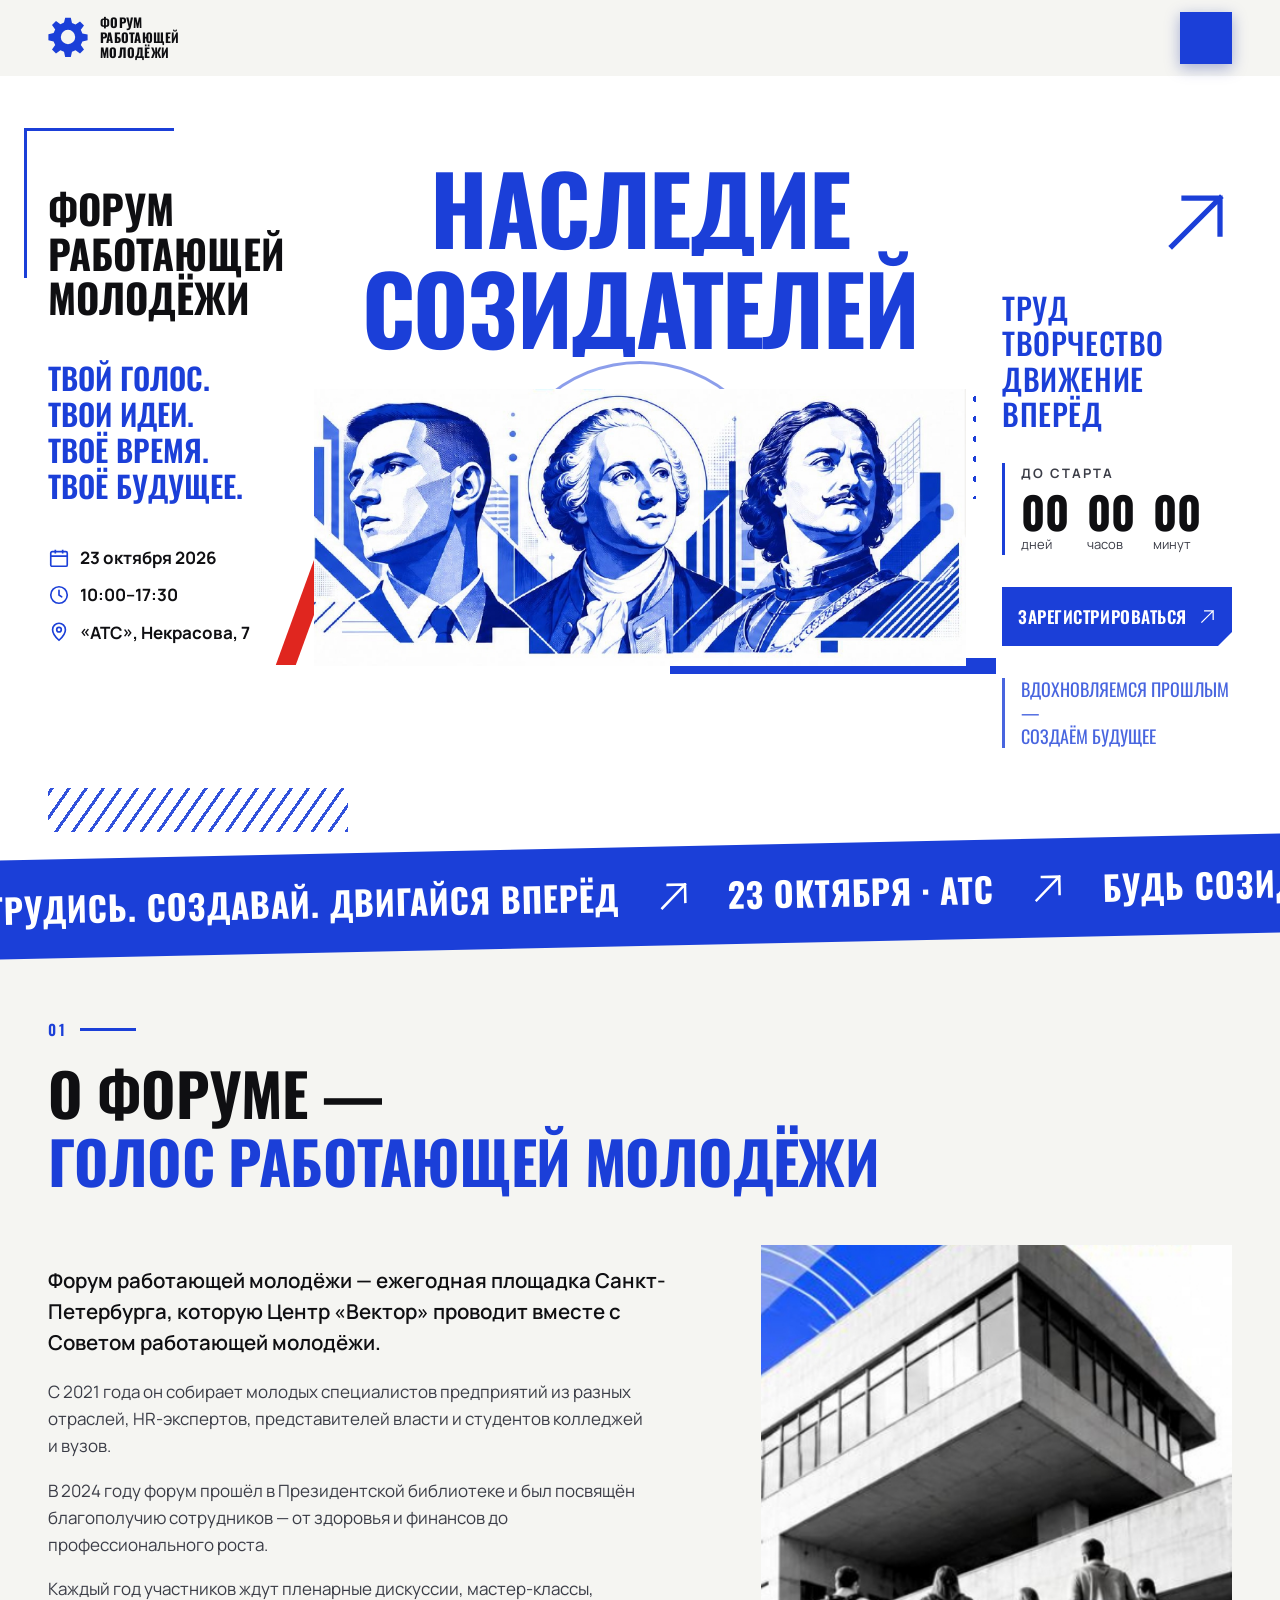
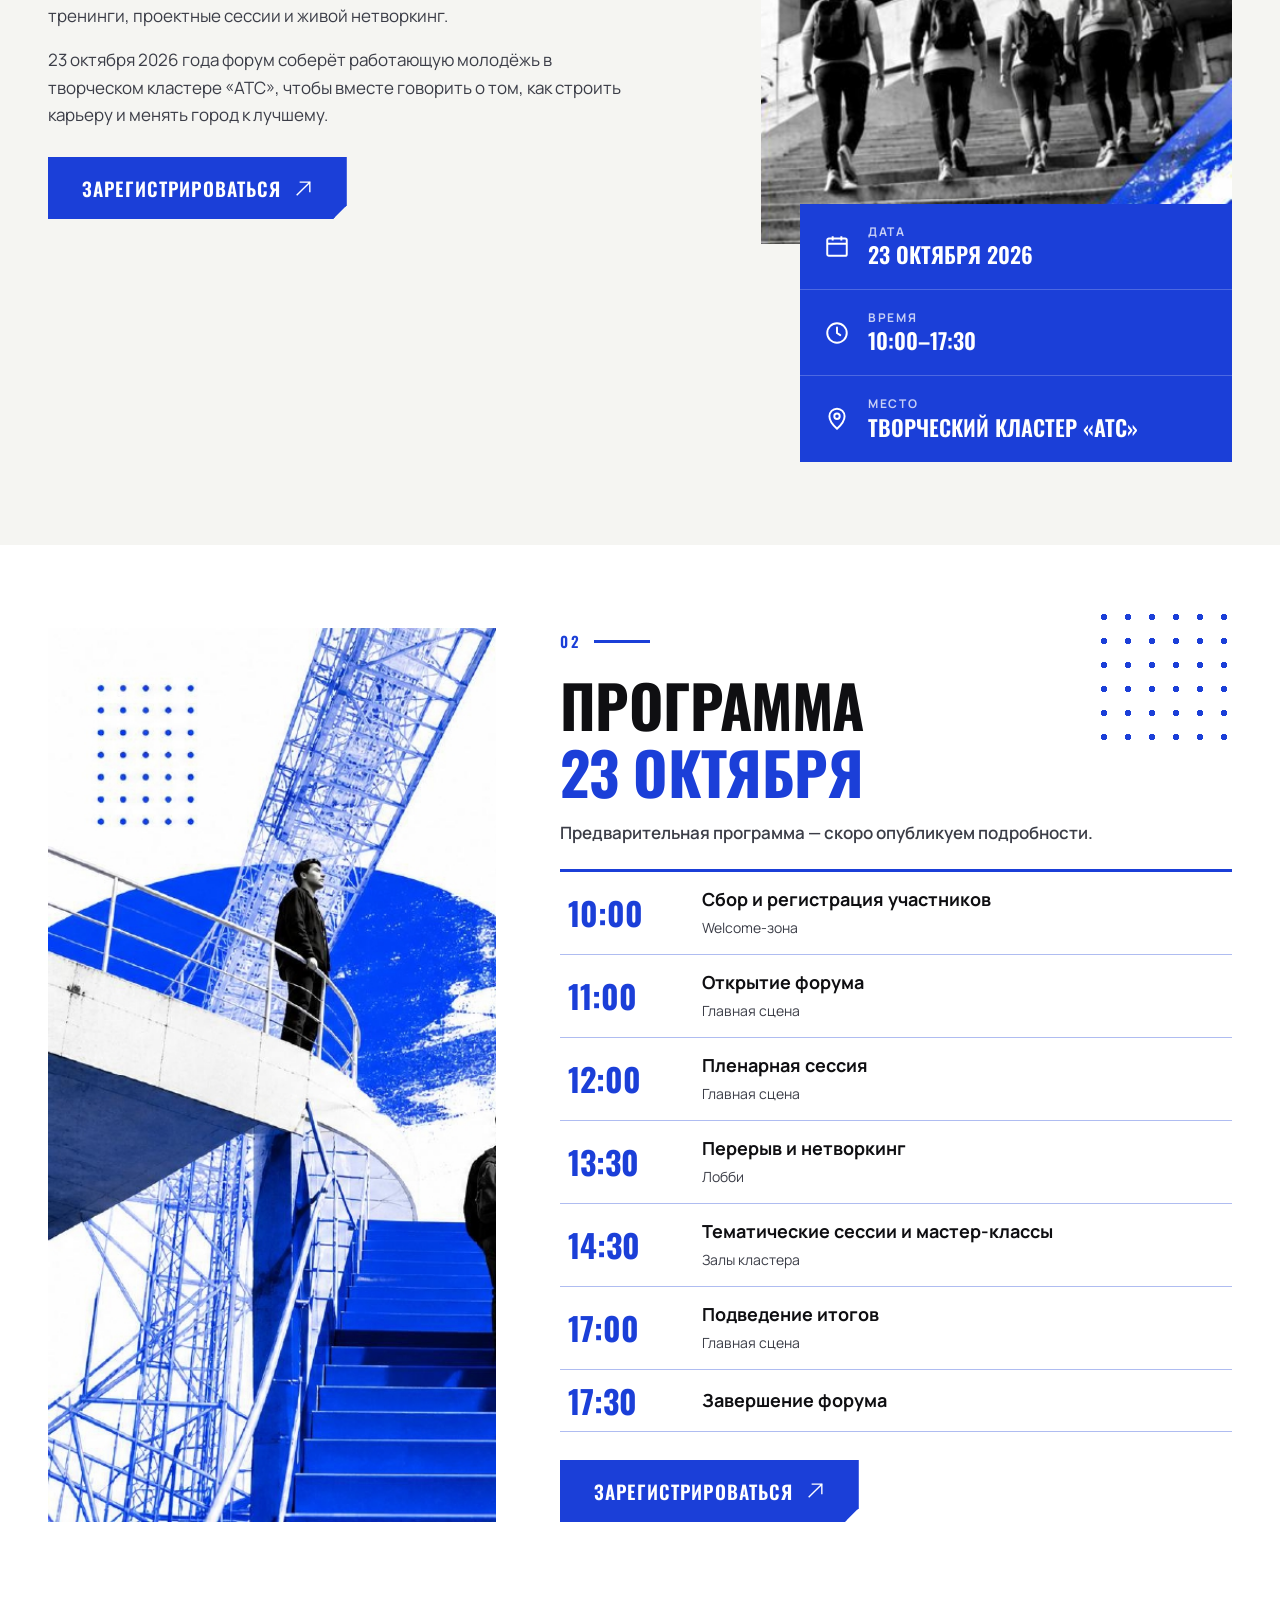
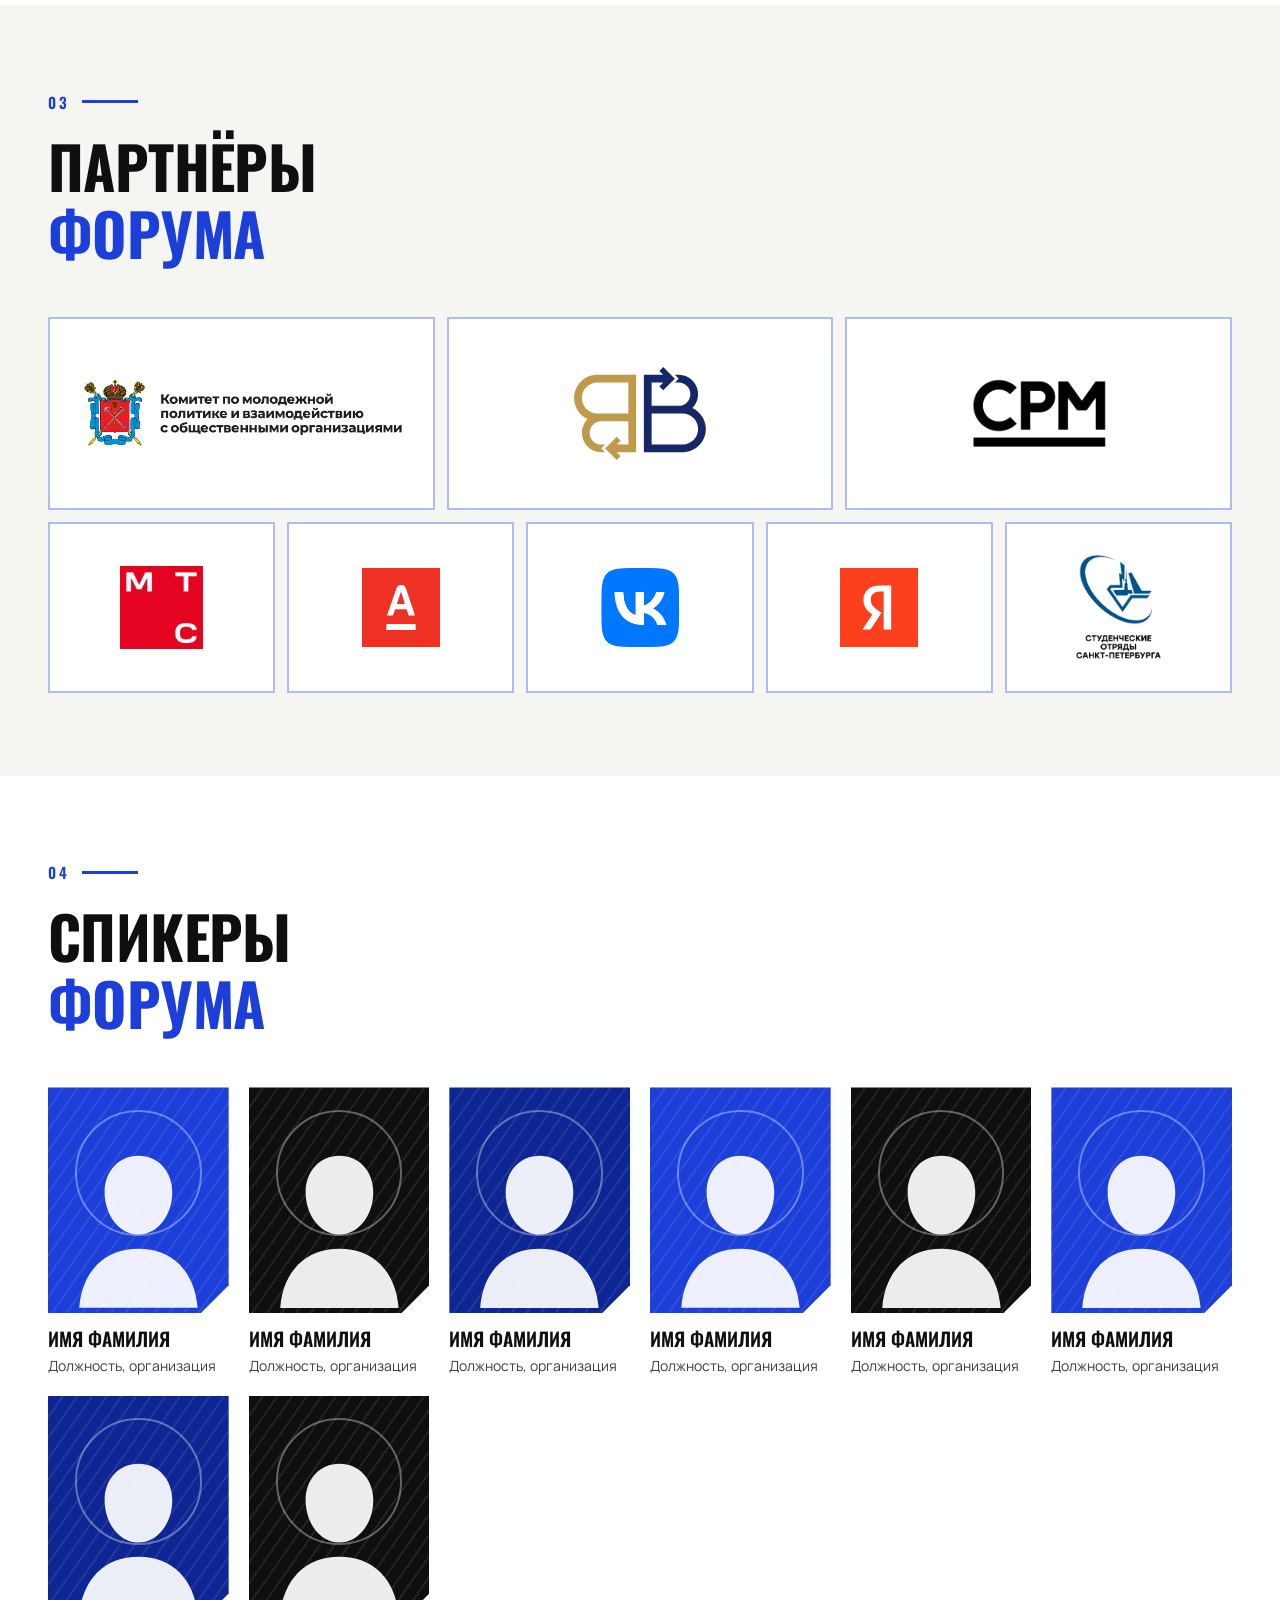
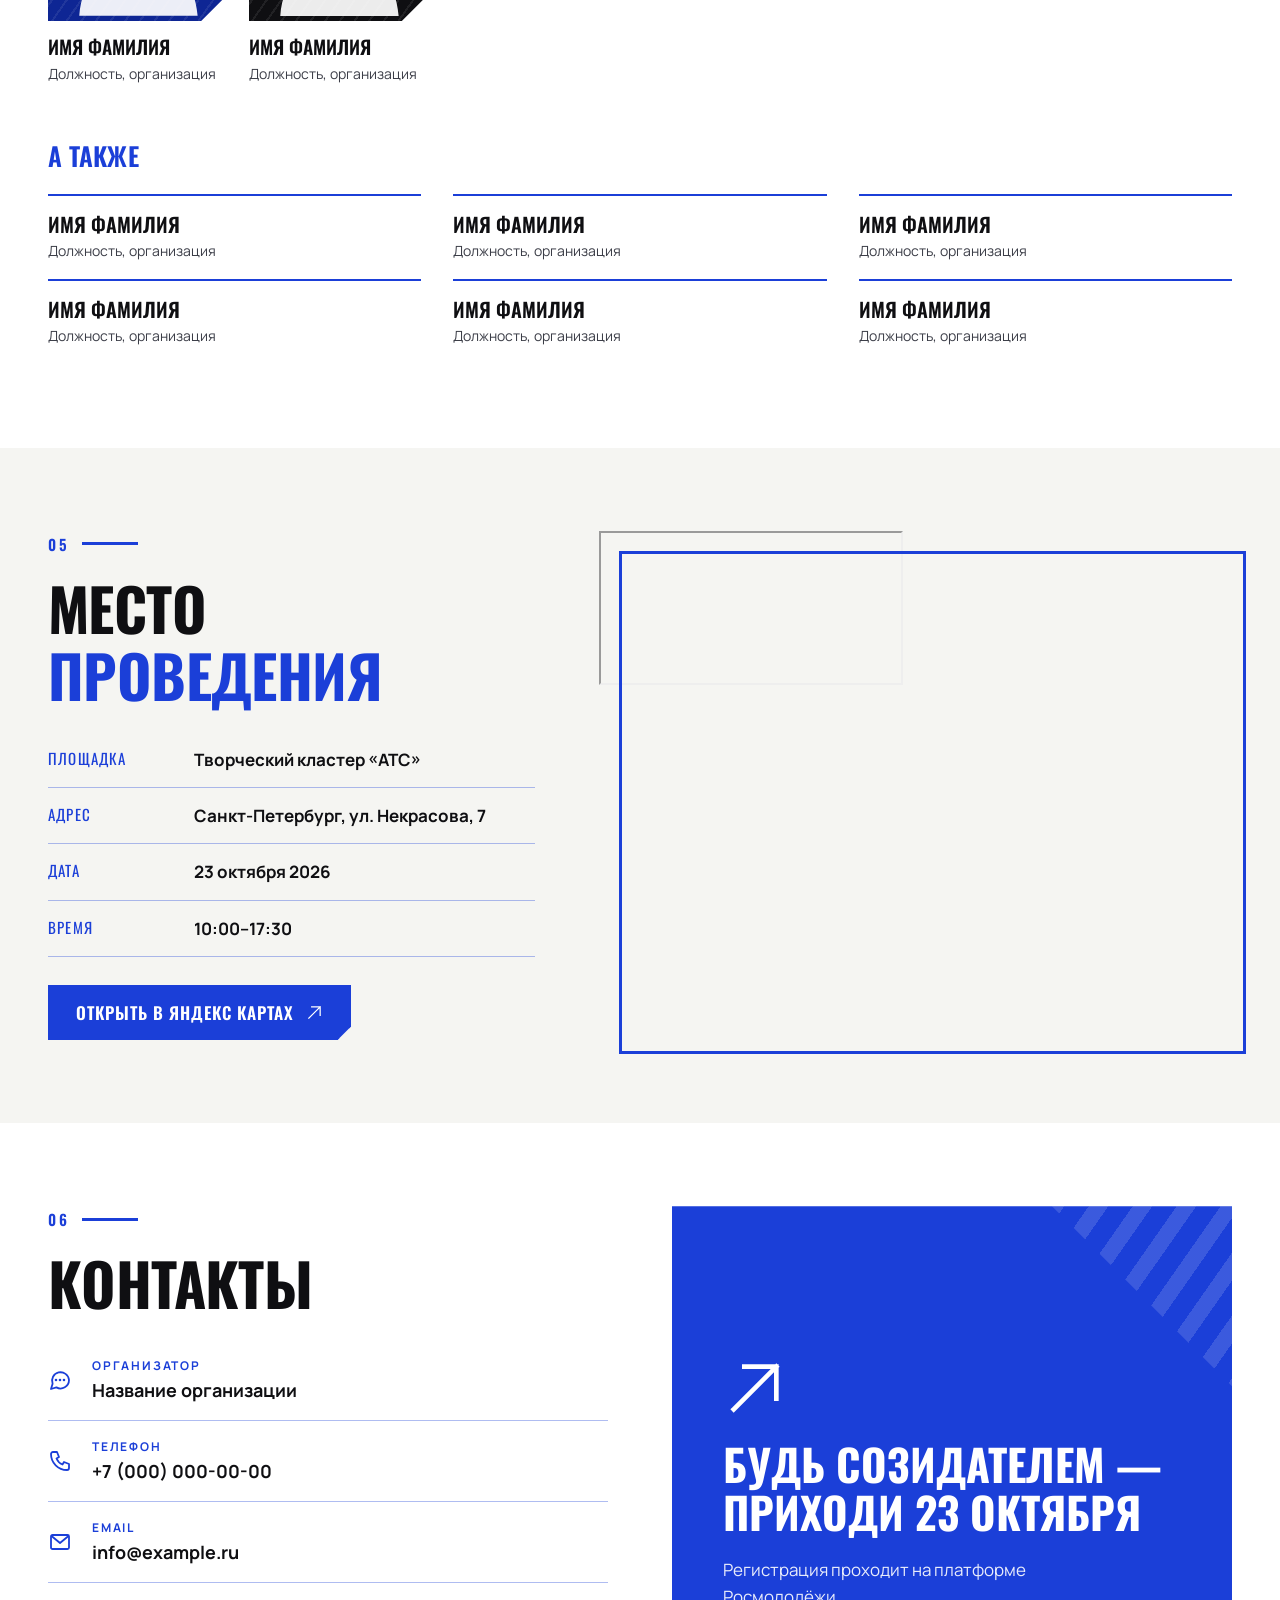
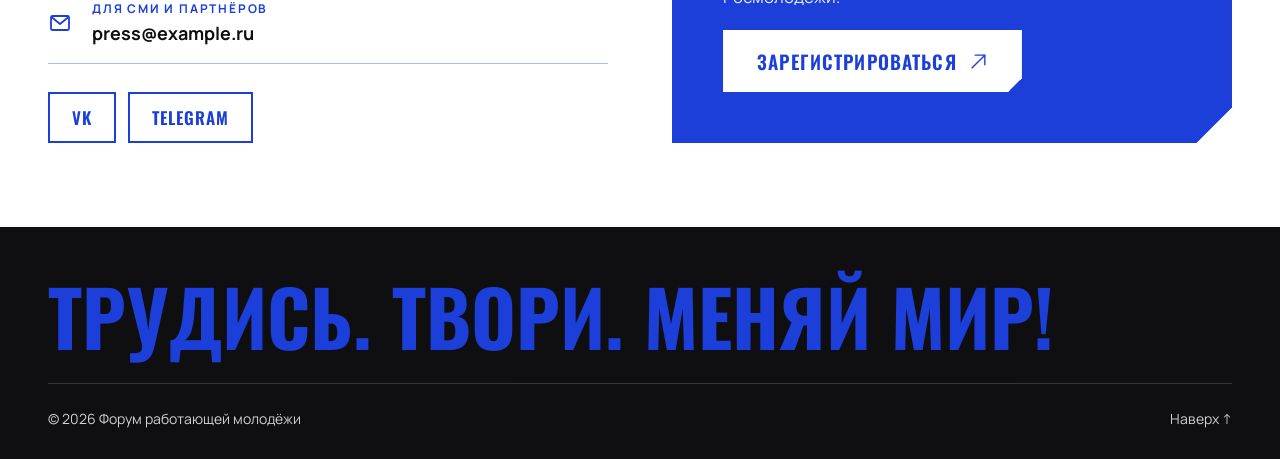
<file: index.html>
<!doctype html>
<html lang="ru">
<head>
  <meta charset="utf-8">
  <meta name="viewport" content="width=device-width, initial-scale=1">
  <title>Форум работающей молодёжи — 23 октября 2026, Санкт-Петербург</title>
  <meta name="description" content="Форум работающей молодёжи Санкт-Петербурга. 23 октября 2026, 10:00–17:30, творческий кластер «АТС», ул. Некрасова, 7.">
  <link rel="preconnect" href="https://fonts.googleapis.com">
  <link rel="preconnect" href="https://fonts.gstatic.com" crossorigin>
  <link href="https://fonts.googleapis.com/css2?family=Oswald:wght@500;600;700&family=Manrope:wght@400;500;600;700;800&display=swap" rel="stylesheet">
  <link rel="stylesheet" href="css/style.css">
</head>
<body>

<!-- SVG-символы -->
<svg width="0" height="0" style="position:absolute" aria-hidden="true">
  <symbol id="i-arrow" viewBox="0 0 48 48"><path d="M8 40 40 8M16 8h24v24" fill="none" stroke="currentColor" stroke-width="3.5" stroke-linecap="square"/></symbol>
  <symbol id="i-gear" viewBox="0 0 100 100"><path fill="currentColor" d="M43 2h14l3 13 9 4 11-8 10 10-8 11 4 9 13 3v14l-13 3-4 9 8 11-10 10-11-8-9 4-3 13H43l-3-13-9-4-11 8-10-10 8-11-4-9-13-3V43l13-3 4-9-8-11 10-10 11 8 9-4zM50 32a18 18 0 1 0 0 36 18 18 0 1 0 0-36z"/></symbol>
  <symbol id="i-pin" viewBox="0 0 24 24"><g fill="none" stroke="currentColor" stroke-width="1.8"><path d="M12 21s-7-6.2-7-11.5a7 7 0 0 1 14 0C19 14.8 12 21 12 21z"/><circle cx="12" cy="9.5" r="2.5"/></g></symbol>
  <symbol id="i-cal" viewBox="0 0 24 24"><g fill="none" stroke="currentColor" stroke-width="1.8"><rect x="3" y="5" width="18" height="16" rx="1.5"/><path d="M3 10h18M8 3v4M16 3v4"/></g></symbol>
  <symbol id="i-clock" viewBox="0 0 24 24"><g fill="none" stroke="currentColor" stroke-width="1.8" stroke-linecap="round"><circle cx="12" cy="12" r="9"/><path d="M12 7v5l3 2"/></g></symbol>
  <symbol id="i-phone" viewBox="0 0 24 24"><path d="M5 3h4l2 5-2.5 1.5a11 11 0 0 0 6 6L16 13l5 2v4a2 2 0 0 1-2 2A16 16 0 0 1 3 5a2 2 0 0 1 2-2z" fill="none" stroke="currentColor" stroke-width="1.8" stroke-linejoin="round"/></symbol>
  <symbol id="i-mail" viewBox="0 0 24 24"><g fill="none" stroke="currentColor" stroke-width="1.8" stroke-linejoin="round"><rect x="3" y="5" width="18" height="14" rx="1.5"/><path d="m3.5 6 8.5 7 8.5-7"/></g></symbol>
  <symbol id="i-chat" viewBox="0 0 24 24"><g fill="none" stroke="currentColor" stroke-width="1.8" stroke-linecap="round" stroke-linejoin="round"><path d="M21 12a8.5 8.5 0 0 1-12.6 7.4L3 21l1.6-5.2A8.5 8.5 0 1 1 21 12z"/><path d="M8 12h.01M12 12h.01M16 12h.01" stroke-width="2.6"/></g></symbol>
  <symbol id="i-person" viewBox="0 0 100 120"><path fill="currentColor" d="M50 12c14 0 24 11 24 26 0 16-10 30-24 30S26 54 26 38c0-15 10-26 24-26zM8 120c2-26 18-42 42-42s40 16 42 42z"/></symbol>
</svg>

<a class="skip" href="#main">Перейти к содержанию</a>

<!-- ============ HEADER ============ -->
<header class="header" id="header">
  <div class="container header__inner">
    <a href="#top" class="logo" aria-label="На главную">
      <span class="logo__mark" aria-hidden="true"><svg><use href="#i-gear"/></svg></span>
      <span class="logo__text">Форум<br>работающей<br>молодёжи</span>
    </a>
    <nav class="nav" id="nav" aria-label="Основная навигация">
      <a href="#about">О форуме</a>
      <a href="#program">Программа</a>
      <a href="#partners">Партнёры</a>
      <a href="#speakers">Спикеры</a>
      <a href="#place">Место</a>
      <a href="#contacts">Контакты</a>
      <a href="#" class="nav__reg js-reg">Регистрация</a>
    </nav>
    <a href="#" class="btn btn--blue header__cta js-reg">Регистрация</a>
    <button class="burger" id="burger" aria-label="Открыть меню" aria-expanded="false" aria-controls="nav"><span></span><span></span><span></span></button>
  </div>
</header>

<main id="main">

<!-- ============ HERO ============ -->
<section class="hero" id="top">
  <div class="hatch hatch--hero" aria-hidden="true"></div>
  <div class="container hero__grid">
    <div class="hero__left">
      <span class="corner corner--tl" aria-hidden="true"></span>
      <p class="hero__eyebrow">Форум<br>работающей<br>молодёжи</p>
      <p class="hero__manifest">Твой голос.<br>Твои идеи.<br>Твоё время.<br>Твоё будущее.</p>
      <div class="hero__meta">
        <div><svg class="ico"><use href="#i-cal"/></svg><span>23 октября 2026</span></div>
        <div><svg class="ico"><use href="#i-clock"/></svg><span>10:00–17:30</span></div>
        <div><svg class="ico"><use href="#i-pin"/></svg><span>«АТС», Некрасова, 7</span></div>
      </div>
    </div>

    <div class="hero__center">
      <h1 class="hero__title">
        <span class="line"><span>Наследие</span></span>
        <span class="line"><span>созидателей</span></span>
      </h1>
      <div class="hero__art">
        <div class="hero__shapes" aria-hidden="true">
          <span class="shape shape--circle"></span>
          <span class="shape shape--bar1"></span>
          <span class="shape shape--bar2"></span>
          <span class="shape shape--dots"></span>
        </div>
        <div class="crop crop--hero" style="--x:360;--y:462;--w:900;--h:382">
          <img src="assets/slide1.jpg" alt="Созидатели прошлого и настоящего: молодой специалист, М. Ломоносов, Пётр I" width="1500" height="844">
        </div>
      </div>
    </div>

    <div class="hero__right">
      <svg class="hero__arrow"><use href="#i-arrow"/></svg>
      <ul class="hero__words">
        <li>Труд</li><li>Творчество</li><li>Движение</li><li>Вперёд</li>
      </ul>
      <div class="countdown" id="countdown" aria-label="До начала форума">
        <p class="countdown__label">До старта</p>
        <div class="countdown__row">
          <div><b data-cd="d">00</b><span>дней</span></div>
          <div><b data-cd="h">00</b><span>часов</span></div>
          <div><b data-cd="m">00</b><span>минут</span></div>
        </div>
      </div>
      <a href="#" class="btn btn--blue btn--lg js-reg">Зарегистрироваться <svg class="ico"><use href="#i-arrow"/></svg></a>
      <p class="hero__motto">Вдохновляемся прошлым —<br>создаём будущее</p>
    </div>
  </div>
</section>

<!-- ============ MARQUEE ============ -->
<div class="marquee" aria-hidden="true">
  <div class="marquee__track">
    <span>Трудись. Создавай. Двигайся вперёд</span><svg><use href="#i-arrow"/></svg>
    <span>23 октября · АТС</span><svg><use href="#i-arrow"/></svg>
    <span>Будь созидателем</span><svg><use href="#i-arrow"/></svg>
    <span>Форум работающей молодёжи</span><svg><use href="#i-arrow"/></svg>
    <span>Трудись. Создавай. Двигайся вперёд</span><svg><use href="#i-arrow"/></svg>
    <span>23 октября · АТС</span><svg><use href="#i-arrow"/></svg>
    <span>Будь созидателем</span><svg><use href="#i-arrow"/></svg>
    <span>Форум работающей молодёжи</span><svg><use href="#i-arrow"/></svg>
  </div>
</div>

<!-- ============ 01. О ФОРУМЕ ============ -->
<section class="section about" id="about">
  <div class="container">
    <div class="sec-head reveal">
      <span class="sec-num">01</span>
      <h2 class="h2">О форуме — <em>голос работающей молодёжи</em></h2>
    </div>
    <div class="about__grid">
      <div class="about__text reveal">
        <p class="lead">Форум работающей молодёжи — ежегодная площадка Санкт-Петербурга, которую Центр «Вектор» проводит вместе с Советом работающей молодёжи.</p>
        <p>С 2021 года он собирает молодых специалистов предприятий из разных отраслей, HR-экспертов, представителей власти и студентов колледжей и вузов.</p>
        <p>В 2024 году форум прошёл в Президентской библиотеке и был посвящён благополучию сотрудников — от здоровья и финансов до профессионального роста.</p>
        <p>Каждый год участников ждут пленарные дискуссии, мастер-классы, тренинги, проектные сессии и живой нетворкинг.</p>
        <p>23 октября 2026 года форум соберёт работающую молодёжь в творческом кластере «АТС», чтобы вместе говорить о том, как строить карьеру и менять город к лучшему.</p>
        <a href="#" class="btn btn--blue btn--lg js-reg">Зарегистрироваться <svg class="ico"><use href="#i-arrow"/></svg></a>
      </div>
      <aside class="about__side reveal">
        <div class="crop crop--about" style="--x:1060;--y:140;--w:440;--h:560">
          <img src="assets/slide8.jpg" alt="Молодые специалисты поднимаются по ступеням к зданию" loading="lazy" width="1500" height="844">
        </div>
        <ul class="facts">
          <li><svg class="ico"><use href="#i-cal"/></svg><div><small>Дата</small><b>23 октября 2026</b></div></li>
          <li><svg class="ico"><use href="#i-clock"/></svg><div><small>Время</small><b>10:00–17:30</b></div></li>
          <li><svg class="ico"><use href="#i-pin"/></svg><div><small>Место</small><b>Творческий кластер «АТС»</b></div></li>
        </ul>
      </aside>
    </div>
  </div>
</section>

<!-- ============ 02. ПРОГРАММА ============ -->
<section class="section program" id="program">
  <div class="dots dots--tr" aria-hidden="true"></div>
  <div class="container program__grid">
    <div class="program__art reveal">
      <div class="crop crop--program" style="--x:0;--y:0;--w:580;--h:844">
        <img src="assets/slide5.jpg" alt="Молодые люди поднимаются по синей лестнице" loading="lazy" width="1500" height="844">
      </div>
    </div>
    <div class="program__content">
      <div class="reveal">
        <span class="sec-num">02</span>
        <h2 class="h2">Программа <em>23 октября</em></h2>
        <p class="program__note">Предварительная программа — скоро опубликуем подробности.</p>
      </div>
      <!-- ЗАГЛУШКА: заменить на предварительную программу -->
      <ol class="timeline reveal">
        <li><time>10:00</time><div><b>Сбор и регистрация участников</b><span>Welcome-зона</span></div></li>
        <li><time>11:00</time><div><b>Открытие форума</b><span>Главная сцена</span></div></li>
        <li><time>12:00</time><div><b>Пленарная сессия</b><span>Главная сцена</span></div></li>
        <li><time>13:30</time><div><b>Перерыв и нетворкинг</b><span>Лобби</span></div></li>
        <li><time>14:30</time><div><b>Тематические сессии и мастер-классы</b><span>Залы кластера</span></div></li>
        <li><time>17:00</time><div><b>Подведение итогов</b><span>Главная сцена</span></div></li>
        <li><time>17:30</time><div><b>Завершение форума</b></div></li>
      </ol>
      <a href="#" class="btn btn--blue btn--lg js-reg reveal">Зарегистрироваться <svg class="ico"><use href="#i-arrow"/></svg></a>
    </div>
  </div>
</section>

<!-- ============ 03. ПАРТНЁРЫ ============ -->
<section class="section partners" id="partners">
  <div class="container">
    <div class="sec-head reveal">
      <span class="sec-num">03</span>
      <h2 class="h2">Партнёры <em>форума</em></h2>
    </div>
    <!-- --lw / --lh — размер логотипа внутри плитки, подобран под пропорции каждого знака -->
    <ul class="partner-grid partner-grid--main">
      <li class="partner partner--wide reveal" style="--lw:94%;--lh:62%"><img src="assets/partners/komitet.png" alt="Комитет по молодёжной политике и взаимодействию с общественными организациями Санкт-Петербурга" loading="lazy"></li>
      <li class="partner reveal" style="--lw:56%;--lh:62%"><img src="assets/partners/vector.svg" alt="Центр поддержки молодёжных инициатив «Вектор»" loading="lazy"></li>
      <li class="partner reveal" style="--lw:60%;--lh:58%"><img class="partner__img--invert" src="assets/partners/srm.png" alt="Совет работающей молодёжи Санкт-Петербурга" loading="lazy"></li>
    </ul>
    <ul class="partner-grid partner-grid--more">
      <li class="partner reveal" style="--lh:66%"><img src="assets/partners/mts.png" alt="МТС" loading="lazy"></li>
      <li class="partner reveal" style="--lh:62%"><img src="assets/partners/alfa.svg" alt="Альфа-Банк" loading="lazy"></li>
      <li class="partner reveal" style="--lh:62%"><img src="assets/partners/vk.png" alt="VK" loading="lazy"></li>
      <li class="partner reveal" style="--lh:62%"><img src="assets/partners/yandex.svg" alt="Яндекс" loading="lazy"></li>
      <li class="partner reveal" style="--lw:84%;--lh:94%"><img src="assets/partners/spbso.png" alt="Студенческие отряды Санкт-Петербурга" loading="lazy"></li>
    </ul>
  </div>
</section>

<!-- ============ 04. СПИКЕРЫ ============ -->
<section class="section speakers" id="speakers">
  <div class="container">
    <div class="sec-head reveal">
      <span class="sec-num">04</span>
      <h2 class="h2">Спикеры <em>форума</em></h2>
    </div>
    <!-- ЗАГЛУШКИ: 6–8 спикеров с фото. Вместо <svg> вставить <img src="assets/speakers/…" alt="Имя Фамилия"> -->
    <div class="speaker-grid">
      <article class="speaker reveal"><div class="speaker__photo"><svg aria-hidden="true"><use href="#i-person"/></svg></div><h3>Имя Фамилия</h3><p>Должность, организация</p></article>
      <article class="speaker reveal"><div class="speaker__photo"><svg aria-hidden="true"><use href="#i-person"/></svg></div><h3>Имя Фамилия</h3><p>Должность, организация</p></article>
      <article class="speaker reveal"><div class="speaker__photo"><svg aria-hidden="true"><use href="#i-person"/></svg></div><h3>Имя Фамилия</h3><p>Должность, организация</p></article>
      <article class="speaker reveal"><div class="speaker__photo"><svg aria-hidden="true"><use href="#i-person"/></svg></div><h3>Имя Фамилия</h3><p>Должность, организация</p></article>
      <article class="speaker reveal"><div class="speaker__photo"><svg aria-hidden="true"><use href="#i-person"/></svg></div><h3>Имя Фамилия</h3><p>Должность, организация</p></article>
      <article class="speaker reveal"><div class="speaker__photo"><svg aria-hidden="true"><use href="#i-person"/></svg></div><h3>Имя Фамилия</h3><p>Должность, организация</p></article>
      <article class="speaker reveal"><div class="speaker__photo"><svg aria-hidden="true"><use href="#i-person"/></svg></div><h3>Имя Фамилия</h3><p>Должность, организация</p></article>
      <article class="speaker reveal"><div class="speaker__photo"><svg aria-hidden="true"><use href="#i-person"/></svg></div><h3>Имя Фамилия</h3><p>Должность, организация</p></article>
    </div>
    <h3 class="h3 reveal">А также</h3>
    <!-- ЗАГЛУШКИ: остальные спикеры списком -->
    <ul class="speaker-list reveal">
      <li><b>Имя Фамилия</b><span>Должность, организация</span></li>
      <li><b>Имя Фамилия</b><span>Должность, организация</span></li>
      <li><b>Имя Фамилия</b><span>Должность, организация</span></li>
      <li><b>Имя Фамилия</b><span>Должность, организация</span></li>
      <li><b>Имя Фамилия</b><span>Должность, организация</span></li>
      <li><b>Имя Фамилия</b><span>Должность, организация</span></li>
    </ul>
  </div>
</section>

<!-- ============ 05. МЕСТО ============ -->
<section class="section place" id="place">
  <div class="container place__grid">
    <div class="place__info reveal">
      <span class="sec-num">05</span>
      <h2 class="h2">Место <em>проведения</em></h2>
      <dl class="place__list">
        <div><dt>Площадка</dt><dd>Творческий кластер «АТС»</dd></div>
        <div><dt>Адрес</dt><dd>Санкт-Петербург, ул. Некрасова, 7</dd></div>
        <div><dt>Дата</dt><dd>23 октября 2026</dd></div>
        <div><dt>Время</dt><dd>10:00–17:30</dd></div>
      </dl>
      <a class="btn btn--ghost" href="https://yandex.ru/maps/?pt=30.351440%2C59.938782&amp;z=17&amp;l=map" target="_blank" rel="noopener">Открыть в Яндекс Картах <svg class="ico"><use href="#i-arrow"/></svg></a>
    </div>
    <div class="place__map reveal">
      <iframe title="Карта: Санкт-Петербург, ул. Некрасова, 7" src="https://yandex.ru/map-widget/v1/?ll=30.351440%2C59.938782&amp;z=17&amp;pt=30.351440%2C59.938782%2Cpm2rdm" loading="lazy" allowfullscreen></iframe>
    </div>
  </div>
</section>

<!-- ============ 06. КОНТАКТЫ ============ -->
<section class="section contacts" id="contacts">
  <div class="container contacts__grid">
    <div class="reveal">
      <span class="sec-num">06</span>
      <h2 class="h2">Контакты</h2>
      <!-- ЗАГЛУШКИ: заменить на реальные контакты -->
      <ul class="contact-list">
        <li><svg class="ico"><use href="#i-chat"/></svg><div><small>Организатор</small><b>Название организации</b></div></li>
        <li><svg class="ico"><use href="#i-phone"/></svg><div><small>Телефон</small><b>+7 (000) 000-00-00</b></div></li>
        <li><svg class="ico"><use href="#i-mail"/></svg><div><small>Email</small><b>info@example.ru</b></div></li>
        <li><svg class="ico"><use href="#i-mail"/></svg><div><small>Для СМИ и партнёров</small><b>press@example.ru</b></div></li>
      </ul>
      <div class="socials">
        <a class="social" href="#" aria-label="ВКонтакте (ссылка появится позже)">VK</a>
        <a class="social" href="#" aria-label="Telegram (ссылка появится позже)">Telegram</a>
      </div>
    </div>
    <div class="cta-card reveal">
      <svg class="cta-card__arrow" aria-hidden="true"><use href="#i-arrow"/></svg>
      <p class="cta-card__title">Будь созидателем&nbsp;— приходи 23&nbsp;октября</p>
      <p class="cta-card__text">Регистрация проходит на платформе Росмолодёжи.</p>
      <a href="#" class="btn btn--white btn--lg js-reg">Зарегистрироваться <svg class="ico"><use href="#i-arrow"/></svg></a>
    </div>
  </div>
</section>

</main>

<footer class="footer">
  <div class="container footer__inner">
    <p class="footer__big">Трудись. Твори. Меняй мир!</p>
    <div class="footer__row">
      <span>© 2026 Форум работающей молодёжи</span>
      <a href="#top">Наверх ↑</a>
    </div>
  </div>
</footer>

<div class="toast" id="toast" role="status" aria-live="polite" hidden></div>

<script src="js/main.js"></script>
</body>
</html>
</file>
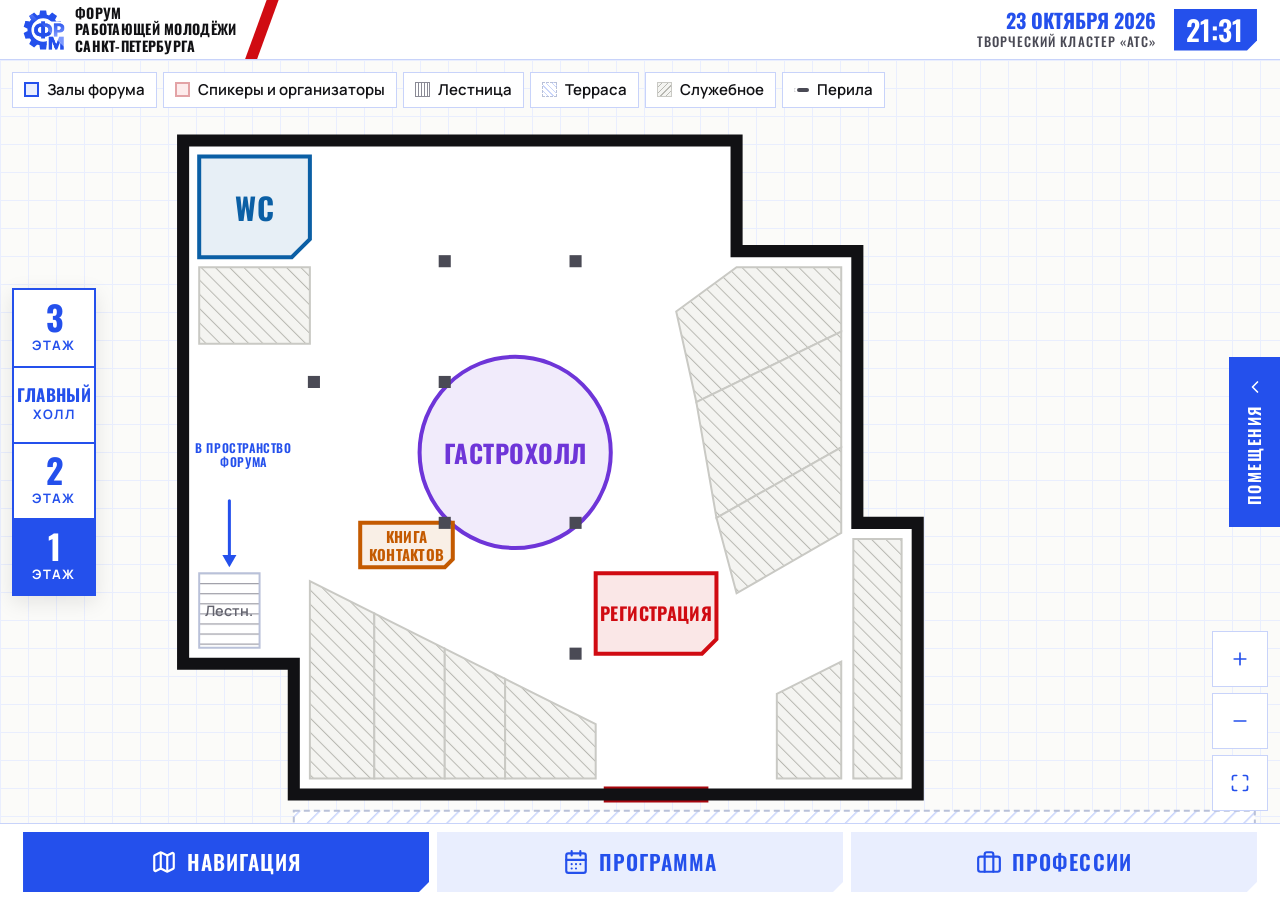
<file: navigation/index.html>
<!doctype html>
<html lang="ru">
<head>
<meta charset="utf-8">
<meta name="viewport" content="width=device-width, initial-scale=1, viewport-fit=cover">
<title>Навигация и программа — Форум работающей молодёжи</title>
<meta name="description" content="План площадки, программа и профессии будущего. Форум работающей молодёжи Санкт-Петербурга, 23 октября 2026, творческий кластер «АТС».">
<meta name="theme-color" content="#2450EC">
<!-- Версия для сайта и телефонов. Разметка совпадает со stand.html (стойкой); логика и стили общие: assets/app.js, assets/app.css -->
<link rel="stylesheet" href="assets/fonts/fonts.css">
<link rel="stylesheet" href="assets/plan.css?v=20261016b">
<link rel="stylesheet" href="assets/app.css?v=20261023">
</head>
<body class="is-web">

<!-- Иконки (Lucide-стиль) -->
<svg width="0" height="0" style="position:absolute" aria-hidden="true">
  <symbol id="i-map" viewBox="0 0 24 24"><path d="M14.1 5.55a2 2 0 0 0 1.8 0l3.65-1.83A1 1 0 0 1 21 4.62v12.76a1 1 0 0 1-.55.9l-4.55 2.27a2 2 0 0 1-1.8 0l-4.2-2.1a2 2 0 0 0-1.8 0l-3.65 1.83A1 1 0 0 1 3 19.38V6.62a1 1 0 0 1 .55-.9L8.1 3.45a2 2 0 0 1 1.8 0z"/><path d="M15 5.76v15M9 3.24v15"/></symbol>
  <symbol id="i-calendar" viewBox="0 0 24 24"><rect x="3" y="4" width="18" height="18" rx="2"/><path d="M16 2v4M8 2v4M3 10h18M8 14h.01M12 14h.01M16 14h.01M8 18h.01M12 18h.01"/></symbol>
  <symbol id="i-download" viewBox="0 0 24 24"><path d="M21 15v4a2 2 0 0 1-2 2H5a2 2 0 0 1-2-2v-4M7 10l5 5 5-5M12 15V3"/></symbol>
  <symbol id="i-briefcase" viewBox="0 0 24 24"><rect x="2" y="7" width="20" height="14" rx="2"/><path d="M16 21V5a2 2 0 0 0-2-2h-4a2 2 0 0 0-2 2v16"/></symbol>
  <symbol id="i-plus" viewBox="0 0 24 24"><path d="M12 5v14M5 12h14"/></symbol>
  <symbol id="i-minus" viewBox="0 0 24 24"><path d="M5 12h14"/></symbol>
  <symbol id="i-fit" viewBox="0 0 24 24"><path d="M8 3H5a2 2 0 0 0-2 2v3M21 8V5a2 2 0 0 0-2-2h-3M3 16v3a2 2 0 0 0 2 2h3M16 21h3a2 2 0 0 0 2-2v-3"/></symbol>
  <symbol id="i-close" viewBox="0 0 24 24"><path d="M18 6 6 18M6 6l12 12"/></symbol>
  <symbol id="i-chev" viewBox="0 0 24 24"><path d="m15 18-6-6 6-6"/></symbol>
  <symbol id="i-pin" viewBox="0 0 24 24"><path d="M20 10c0 5-5.5 10.2-7.4 11.8a1 1 0 0 1-1.2 0C9.5 20.2 4 15 4 10a8 8 0 0 1 16 0"/><circle cx="12" cy="10" r="3"/></symbol>
  <symbol id="i-route" viewBox="0 0 24 24"><circle cx="6" cy="19" r="3"/><path d="M9 19h8.5a3.5 3.5 0 0 0 0-7h-11a3.5 3.5 0 0 1 0-7H15"/><circle cx="18" cy="5" r="3"/></symbol>
  <symbol id="i-exit" viewBox="0 0 24 24"><path d="M9 21H5a2 2 0 0 1-2-2V5a2 2 0 0 1 2-2h4M16 17l5-5-5-5M21 12H9"/></symbol>
  <symbol id="i-pass" viewBox="0 0 24 24"><path d="M5 12h14M13 6l6 6-6 6"/></symbol>
  <symbol id="i-stairs" viewBox="0 0 24 24"><path d="M3 21h5v-5h5v-5h5V6h3"/></symbol>
  <symbol id="i-flip" viewBox="0 0 24 24"><path d="M21 12a9 9 0 1 1-3-6.7L21 8"/><path d="M21 3v5h-5"/></symbol>
  <symbol id="i-info" viewBox="0 0 24 24"><circle cx="12" cy="12" r="10"/><path d="M12 16v-4M12 8h.01"/></symbol>
  <symbol id="i-star" viewBox="0 0 24 24"><path d="m12 2 3.1 6.3 6.9 1-5 4.9 1.2 6.8-6.2-3.2-6.2 3.2L7 14.2 2 9.3l6.9-1z"/></symbol>
  <symbol id="i-cup" viewBox="0 0 24 24"><path d="M17 8h1a4 4 0 1 1 0 8h-1"/><path d="M3 8h14v9a4 4 0 0 1-4 4H7a4 4 0 0 1-4-4z"/><path d="M6 2v2M10 2v2M14 2v2"/></symbol>
  <symbol id="i-mic" viewBox="0 0 24 24"><rect x="9" y="2" width="6" height="12" rx="3"/><path d="M19 10v1a7 7 0 0 1-14 0v-1M12 18v4"/></symbol>
  <symbol id="i-cam" viewBox="0 0 24 24"><path d="m16 13 5.2 3.5a.5.5 0 0 0 .8-.4V7.9a.5.5 0 0 0-.8-.4L16 11"/><rect x="2" y="6" width="14" height="12" rx="2"/></symbol>
  <symbol id="i-door" viewBox="0 0 24 24"><path d="M13 4h3a2 2 0 0 1 2 2v14M2 20h3M13 20h9M10 12v.01"/><path d="M13 4.56v16.16a.5.5 0 0 1-.6.48L5 19.6V5.56a1 1 0 0 1 .8-.98l6-1.2a1 1 0 0 1 1.2.98z"/></symbol>
  <symbol id="i-users" viewBox="0 0 24 24"><path d="M16 21v-2a4 4 0 0 0-4-4H6a4 4 0 0 0-4 4v2"/><circle cx="9" cy="7" r="4"/><path d="M22 21v-2a4 4 0 0 0-3-3.9M16 3.1a4 4 0 0 1 0 7.8"/></symbol>
  <!-- профессии -->
  <symbol id="p-chat" viewBox="0 0 24 24"><path d="M21 15a2 2 0 0 1-2 2H7l-4 4V5a2 2 0 0 1 2-2h14a2 2 0 0 1 2 2z"/><path d="M8 9h8M8 13h5"/></symbol>
  <symbol id="p-cpu" viewBox="0 0 24 24"><rect x="5" y="5" width="14" height="14" rx="2"/><rect x="9" y="9" width="6" height="6"/><path d="M9 2v3M15 2v3M9 19v3M15 19v3M2 9h3M2 15h3M19 9h3M19 15h3"/></symbol>
  <symbol id="p-chart" viewBox="0 0 24 24"><path d="M3 3v18h18"/><path d="M8 17v-5M13 17V8M18 17v-9"/></symbol>
  <symbol id="p-shield" viewBox="0 0 24 24"><path d="M12 22s8-4 8-10V5l-8-3-8 3v7c0 6 8 10 8 10z"/><path d="m9 12 2 2 4-4"/></symbol>
  <symbol id="p-drone" viewBox="0 0 24 24"><circle cx="5" cy="5" r="3"/><circle cx="19" cy="5" r="3"/><circle cx="5" cy="19" r="3"/><circle cx="19" cy="19" r="3"/><rect x="9" y="9" width="6" height="6" rx="1"/><path d="m7 7 2 2M17 7l-2 2M7 17l2-2M17 17l-2-2"/></symbol>
  <symbol id="p-bot" viewBox="0 0 24 24"><rect x="4" y="8" width="16" height="12" rx="2"/><path d="M12 8V4M8 4h8M2 14h2M20 14h2M9 13v2M15 13v2"/></symbol>
  <symbol id="p-vr" viewBox="0 0 24 24"><path d="M3 8a2 2 0 0 1 2-2h14a2 2 0 0 1 2 2v7a2 2 0 0 1-2 2h-4l-2-3h-2l-2 3H5a2 2 0 0 1-2-2z"/><circle cx="8" cy="11" r="1.5"/><circle cx="16" cy="11" r="1.5"/></symbol>
  <symbol id="p-layers" viewBox="0 0 24 24"><path d="m12 2 10 5-10 5L2 7z"/><path d="m2 12 10 5 10-5M2 17l10 5 10-5"/></symbol>
  <symbol id="p-dna" viewBox="0 0 24 24"><path d="M7 2c0 6 10 8 10 14v6M17 2c0 6-10 8-10 14v6M8 6h8M7 10h10M7 14h10M8 18h8"/></symbol>
  <symbol id="p-leaf" viewBox="0 0 24 24"><path d="M11 20A7 7 0 0 1 9.8 6.1C15.5 5 17 4.5 19 2c1 2 2 4.2 2 8 0 5.5-4.8 10-10 10z"/><path d="M2 21c0-3 1.9-5.4 5.1-6C9.5 14.5 12 13 13 12"/></symbol>
  <symbol id="p-city" viewBox="0 0 24 24"><path d="M3 21h18M5 21V7l6-4v18M19 21V11l-8-4"/><path d="M8 9v.01M8 12v.01M8 15v.01M8 18v.01M15 14v.01M15 17v.01"/></symbol>
  <symbol id="p-heart" viewBox="0 0 24 24"><path d="M19 14c1.5-1.5 3-3.2 3-5.5A5.5 5.5 0 0 0 16.5 3c-1.8 0-3 .5-4.5 2-1.5-1.5-2.7-2-4.5-2A5.5 5.5 0 0 0 2 8.5c0 2.3 1.5 4 3 5.5l7 7z"/><path d="M3.2 12H9l1-2 2 5 1.5-3h7.3"/></symbol>
</svg>

<div class="app">
  <header class="header">
    <a class="logo" href="../" aria-label="Форум работающей молодёжи Санкт-Петербурга: на главную сайта">
      <span class="logo__mark" aria-hidden="true">
        <svg viewBox="230 243 620 594" focusable="false"><defs><path id="lm-gear" d="M759.5 539A232.5 232.5 0 1 1 294.5 539A232.5 232.5 0 1 1 759.5 539ZM701 539A174 174 0 1 0 353 539A174 174 0 1 0 701 539ZM471.7 314L482 249.5L572 249.5L582.3 314ZM350.01 389.48L320.43 331.24L393.24 278.34L439.49 324.47ZM295.92 522.06L237.76 492.34L265.57 406.74L330.1 416.88ZM330.1 661.12L265.57 671.26L237.76 585.66L295.92 555.94ZM439.49 753.53L393.24 799.66L320.43 746.76L350.01 688.52ZM582.3 764L572 828.5L482 828.5L471.7 764ZM703.99 688.52L733.57 746.76L660.76 799.66L614.51 753.53ZM758.08 555.94L816.24 585.66L788.43 671.26L723.9 661.12ZM723.9 416.88L788.43 406.74L816.24 492.34L758.08 522.06ZM614.51 324.47L660.76 278.34L733.57 331.24L703.99 389.48Z"/><mask id="lm-cut" maskUnits="userSpaceOnUse" x="230" y="243" width="620" height="594"><rect x="230" y="243" width="620" height="594" fill="#fff"/><rect x="581.5" y="414.5" width="270" height="425" fill="#000"/></mask><clipPath id="lm-clip"><use href="#lm-gear" class="lm-spin"/></clipPath><linearGradient id="lm-glow" gradientUnits="userSpaceOnUse" x1="0" y1="300" x2="0" y2="420"><stop offset="0" stop-color="#5B7BF6"/><stop offset="1" stop-color="#2450EC"/></linearGradient></defs><g mask="url(#lm-cut)"><use href="#lm-gear" class="lm-spin" fill="#2450EC"/><polygon points="220,240 295,240 485,430 220,430" fill="url(#lm-glow)" clip-path="url(#lm-clip)"/></g><image href="assets/logo-letters.png" x="230" y="243" width="620" height="594"/></svg>
      </span>
      <span class="logo__text">Форум<br>работающей молодёжи<br>Санкт-Петербурга</span>
    </a>
    <div class="header__meta">
      <div class="header__event"><b>23 октября 2026</b><span>Творческий кластер «АТС»</span></div>
      <time class="clock" id="clock">--:--</time>
    </div>
  </header>

  <main class="main">
    <!-- ===== 01 Навигация ===== -->
    <section class="view" id="view-nav" role="tabpanel" aria-labelledby="tab-nav">
      <div class="plan" id="plan">
        <svg class="plan__svg" id="planSvg" role="img" aria-label="План этажа. Перетаскивайте и масштабируйте пальцами">
          <g id="world"></g>
        </svg>

        <div class="floors" role="group" aria-label="Выбор этажа">
          <button type="button" class="floor-btn" data-floor="4" aria-pressed="false" aria-label="3 этаж"><b>3</b><span>этаж</span></button>
          <button type="button" class="floor-btn" data-floor="3" aria-pressed="false" aria-label="Главный холл"><b class="fl-sm">Главный</b><span>холл</span></button>
          <button type="button" class="floor-btn" data-floor="2" aria-pressed="false" aria-label="2 этаж"><b>2</b><span>этаж</span></button>
          <button type="button" class="floor-btn" data-floor="1" aria-pressed="true" aria-label="1 этаж"><b>1</b><span>этаж</span></button>
        </div>

        <div class="plan__top" id="planTop">
          <div class="legend" aria-hidden="true">
            <span><i class="lg-here"></i>Вы здесь</span>
            <span><i class="lg-hall"></i>Залы форума</span>
            <span><i class="lg-staff"></i>Спикеры и организаторы</span>
            <span><i class="lg-stairs"></i>Лестница</span>
            <span><i class="lg-terrace"></i>Терраса</span>
            <span><i class="lg-service"></i>Служебное</span>
            <span><i class="lg-rail"></i>Перила</span>
          </div>
        </div>

        <div class="step" id="routeStep" hidden aria-live="polite"><svg class="ico"><use href="#i-stairs"/></svg><span></span></div>

        <div class="zoom">
          <button type="button" id="zoomIn" aria-label="Приблизить"><svg class="ico"><use href="#i-plus"/></svg></button>
          <button type="button" id="zoomOut" aria-label="Отдалить"><svg class="ico"><use href="#i-minus"/></svg></button>
          <button type="button" id="zoomFit" aria-label="Показать весь этаж"><svg class="ico"><use href="#i-fit"/></svg></button>
        </div>

        <aside class="sidebar" id="sidebar" aria-label="Список помещений">
          <button type="button" class="sb-toggle" id="sbToggle" aria-expanded="true" aria-controls="sidebar">
            <svg class="ico"><use href="#i-chev"/></svg><span>Помещения</span>
          </button>
          <div class="sidebar__head">
            <p class="eyebrow" id="sbFloor">1 этаж</p>
            <h2 class="h2">Куда идём?</h2>
          </div>
          <ul class="rooms" id="rooms"></ul>
          <div class="detail" id="detail" hidden aria-live="polite">
            <button type="button" class="detail__close" id="detailClose" aria-label="Закрыть"><svg class="ico"><use href="#i-close"/></svg></button>
            <p class="detail__kicker" id="dKicker"></p>
            <h3 class="detail__title" id="dTitle"></h3>
            <p class="detail__sub" id="dSub"></p>
            <button type="button" class="btn-route" id="dRoute"><svg class="ico"><use href="#i-route"/></svg>Проложить маршрут</button>
            <p class="detail__hint" id="dHint" hidden><svg class="ico"><use href="#i-stairs"/></svg><span></span></p>
            <ul class="agenda" id="dAgenda" hidden></ul>
          </div>

        </aside>
      </div>
    </section>

    <!-- ===== 02 Программа ===== -->
    <section class="view" id="view-program" role="tabpanel" aria-labelledby="tab-program">
      <div class="page">
        <div class="page__head">
          <div>
            <h2 class="h2" id="progTitle">Программа</h2>
            <p class="lead">Кейс-лекции, тренинги, мастер-классы и пленарные сессии по актуальным темам.</p>
            <!-- PDF собирается на сервере из последней версии программы (program-pdf.php) -->
            <a class="pdf-btn" href="program-pdf.php" download><svg class="ico" aria-hidden="true"><use href="#i-download"/></svg>Скачать в .pdf</a>
          </div>
          <div class="chips" id="progChips" role="tablist" aria-label="Треки программы"></div>
        </div>
        <div class="program-grid">
          <div class="prog-main">
            <ol class="timeline" id="timeline"></ol>
            <div class="pgrid" id="pgrid" hidden tabindex="0" aria-label="Программа всех треков"><table class="pgrid__table" id="pgridTable"></table></div>
            <div class="stub" id="progEmpty" hidden><svg class="ico"><use href="#i-info"/></svg><span><b>Подробное расписание скоро появится.</b> Темы сессий и мастер-классов опубликуем ближе к форуму.</span></div>
            <div class="pager" id="pager">
              <button type="button" class="pager__btn" id="pgPrev" aria-label="Предыдущая страница"><svg class="ico"><use href="#i-chev"/></svg>Раньше</button>
              <span class="pager__info" id="pgInfo"></span>
              <button type="button" class="pager__btn" id="pgNext" aria-label="Следующая страница">Позже<svg class="ico" style="transform:rotate(180deg)"><use href="#i-chev"/></svg></button>
            </div>
          </div>
        </div>
      </div>
    </section>

    <!-- ===== 03 Профессии ===== -->
    <section class="view" id="view-prof" role="tabpanel" aria-labelledby="tab-prof">
      <div class="page">
        <div class="page__head">
          <div>
            <h2 class="h2">Профессии будущего</h2>
            <p class="lead">Нажмите на карточку — узнаете, чем занимается специалист и сколько зарабатывает*.</p>
          </div>
          <div class="chips" id="chips" role="group" aria-label="Фильтр по сфере"></div>
        </div>
        <div class="cards" id="cards"></div>
        <p class="footnote" id="salaryNote"></p>
      </div>
    </section>
  </main>

  <nav class="tabbar" role="tablist" aria-label="Разделы">
    <button type="button" class="tab" role="tab" id="tab-nav" data-view="nav" aria-controls="view-nav"><svg class="ico"><use href="#i-map"/></svg>Навигация</button>
    <button type="button" class="tab" role="tab" id="tab-program" data-view="program" aria-controls="view-program"><svg class="ico"><use href="#i-calendar"/></svg>Программа</button>
    <button type="button" class="tab" role="tab" id="tab-prof" data-view="prof" aria-controls="view-prof"><svg class="ico"><use href="#i-briefcase"/></svg>Профессии</button>
  </nav>
</div>

<script src="data/rooms.js?v=20261016b"></script>
<!-- Запасная копия программы (без интернета), затем свежая с сервера -->
<script src="data/schedule.js?v=20261023"></script>
<script src="data/schedule.php"></script>
<script src="assets/plan.js?v=20261016b"></script>
<script>window.SITE_MODE = 'web';</script>
<script src="assets/app.js?v=20261016b"></script>
</body>
</html>
</file>
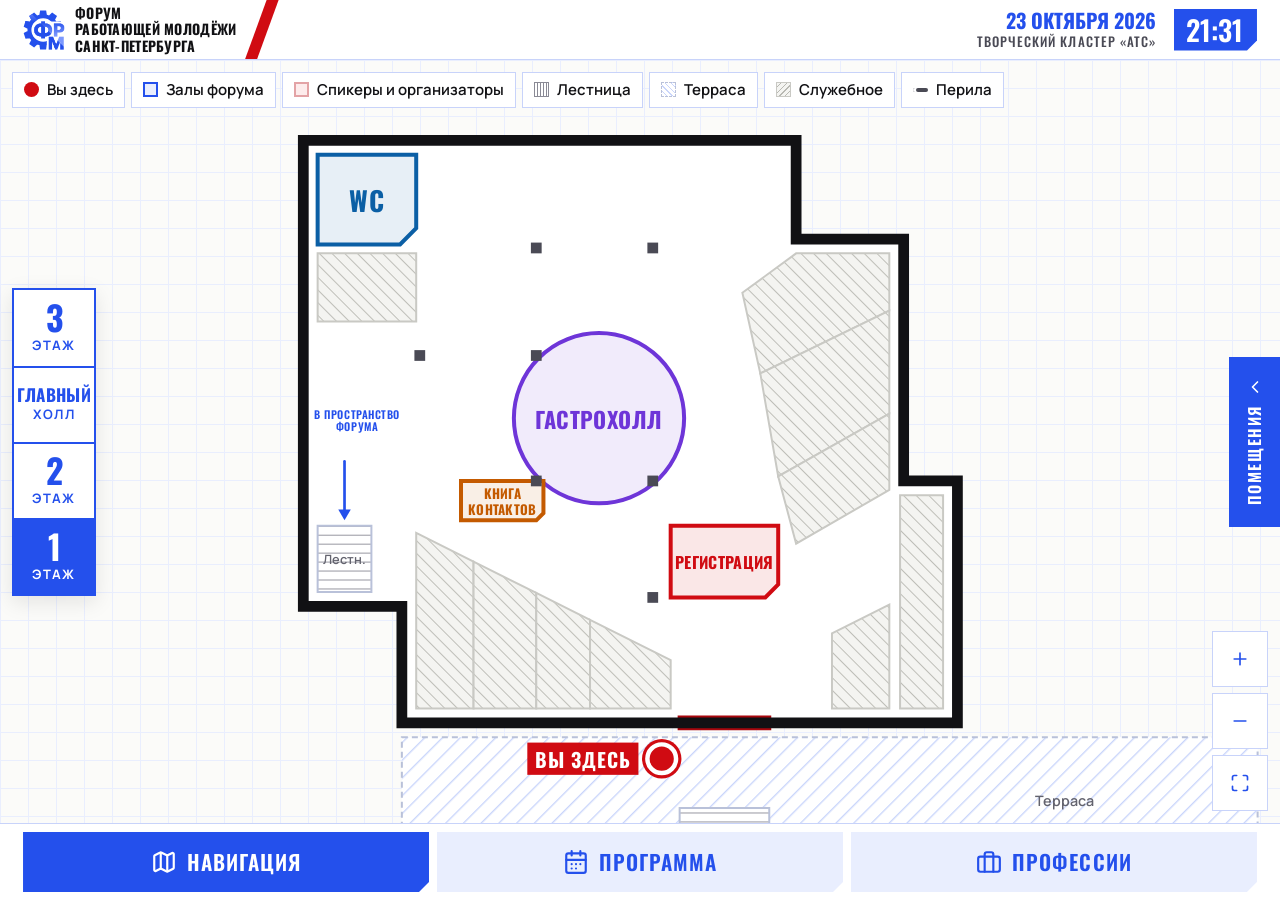
<file: navigation/stand.html>
<!doctype html>
<html lang="ru">
<head>
<meta charset="utf-8">
<meta name="viewport" content="width=device-width, initial-scale=1, viewport-fit=cover">
<title>Навигация форума</title>
<link rel="stylesheet" href="assets/fonts/fonts.css">
<link rel="stylesheet" href="assets/plan.css?v=20261016b">
<link rel="stylesheet" href="assets/app.css?v=20261023">
</head>
<body>

<!-- Иконки (Lucide-стиль) -->
<svg width="0" height="0" style="position:absolute" aria-hidden="true">
  <symbol id="i-map" viewBox="0 0 24 24"><path d="M14.1 5.55a2 2 0 0 0 1.8 0l3.65-1.83A1 1 0 0 1 21 4.62v12.76a1 1 0 0 1-.55.9l-4.55 2.27a2 2 0 0 1-1.8 0l-4.2-2.1a2 2 0 0 0-1.8 0l-3.65 1.83A1 1 0 0 1 3 19.38V6.62a1 1 0 0 1 .55-.9L8.1 3.45a2 2 0 0 1 1.8 0z"/><path d="M15 5.76v15M9 3.24v15"/></symbol>
  <symbol id="i-calendar" viewBox="0 0 24 24"><rect x="3" y="4" width="18" height="18" rx="2"/><path d="M16 2v4M8 2v4M3 10h18M8 14h.01M12 14h.01M16 14h.01M8 18h.01M12 18h.01"/></symbol>
  <symbol id="i-briefcase" viewBox="0 0 24 24"><rect x="2" y="7" width="20" height="14" rx="2"/><path d="M16 21V5a2 2 0 0 0-2-2h-4a2 2 0 0 0-2 2v16"/></symbol>
  <symbol id="i-plus" viewBox="0 0 24 24"><path d="M12 5v14M5 12h14"/></symbol>
  <symbol id="i-minus" viewBox="0 0 24 24"><path d="M5 12h14"/></symbol>
  <symbol id="i-fit" viewBox="0 0 24 24"><path d="M8 3H5a2 2 0 0 0-2 2v3M21 8V5a2 2 0 0 0-2-2h-3M3 16v3a2 2 0 0 0 2 2h3M16 21h3a2 2 0 0 0 2-2v-3"/></symbol>
  <symbol id="i-close" viewBox="0 0 24 24"><path d="M18 6 6 18M6 6l12 12"/></symbol>
  <symbol id="i-chev" viewBox="0 0 24 24"><path d="m15 18-6-6 6-6"/></symbol>
  <symbol id="i-pin" viewBox="0 0 24 24"><path d="M20 10c0 5-5.5 10.2-7.4 11.8a1 1 0 0 1-1.2 0C9.5 20.2 4 15 4 10a8 8 0 0 1 16 0"/><circle cx="12" cy="10" r="3"/></symbol>
  <symbol id="i-route" viewBox="0 0 24 24"><circle cx="6" cy="19" r="3"/><path d="M9 19h8.5a3.5 3.5 0 0 0 0-7h-11a3.5 3.5 0 0 1 0-7H15"/><circle cx="18" cy="5" r="3"/></symbol>
  <symbol id="i-exit" viewBox="0 0 24 24"><path d="M9 21H5a2 2 0 0 1-2-2V5a2 2 0 0 1 2-2h4M16 17l5-5-5-5M21 12H9"/></symbol>
  <symbol id="i-pass" viewBox="0 0 24 24"><path d="M5 12h14M13 6l6 6-6 6"/></symbol>
  <symbol id="i-stairs" viewBox="0 0 24 24"><path d="M3 21h5v-5h5v-5h5V6h3"/></symbol>
  <symbol id="i-flip" viewBox="0 0 24 24"><path d="M21 12a9 9 0 1 1-3-6.7L21 8"/><path d="M21 3v5h-5"/></symbol>
  <symbol id="i-info" viewBox="0 0 24 24"><circle cx="12" cy="12" r="10"/><path d="M12 16v-4M12 8h.01"/></symbol>
  <symbol id="i-star" viewBox="0 0 24 24"><path d="m12 2 3.1 6.3 6.9 1-5 4.9 1.2 6.8-6.2-3.2-6.2 3.2L7 14.2 2 9.3l6.9-1z"/></symbol>
  <symbol id="i-cup" viewBox="0 0 24 24"><path d="M17 8h1a4 4 0 1 1 0 8h-1"/><path d="M3 8h14v9a4 4 0 0 1-4 4H7a4 4 0 0 1-4-4z"/><path d="M6 2v2M10 2v2M14 2v2"/></symbol>
  <symbol id="i-mic" viewBox="0 0 24 24"><rect x="9" y="2" width="6" height="12" rx="3"/><path d="M19 10v1a7 7 0 0 1-14 0v-1M12 18v4"/></symbol>
  <symbol id="i-cam" viewBox="0 0 24 24"><path d="m16 13 5.2 3.5a.5.5 0 0 0 .8-.4V7.9a.5.5 0 0 0-.8-.4L16 11"/><rect x="2" y="6" width="14" height="12" rx="2"/></symbol>
  <symbol id="i-door" viewBox="0 0 24 24"><path d="M13 4h3a2 2 0 0 1 2 2v14M2 20h3M13 20h9M10 12v.01"/><path d="M13 4.56v16.16a.5.5 0 0 1-.6.48L5 19.6V5.56a1 1 0 0 1 .8-.98l6-1.2a1 1 0 0 1 1.2.98z"/></symbol>
  <symbol id="i-users" viewBox="0 0 24 24"><path d="M16 21v-2a4 4 0 0 0-4-4H6a4 4 0 0 0-4 4v2"/><circle cx="9" cy="7" r="4"/><path d="M22 21v-2a4 4 0 0 0-3-3.9M16 3.1a4 4 0 0 1 0 7.8"/></symbol>
  <!-- профессии -->
  <symbol id="p-chat" viewBox="0 0 24 24"><path d="M21 15a2 2 0 0 1-2 2H7l-4 4V5a2 2 0 0 1 2-2h14a2 2 0 0 1 2 2z"/><path d="M8 9h8M8 13h5"/></symbol>
  <symbol id="p-cpu" viewBox="0 0 24 24"><rect x="5" y="5" width="14" height="14" rx="2"/><rect x="9" y="9" width="6" height="6"/><path d="M9 2v3M15 2v3M9 19v3M15 19v3M2 9h3M2 15h3M19 9h3M19 15h3"/></symbol>
  <symbol id="p-chart" viewBox="0 0 24 24"><path d="M3 3v18h18"/><path d="M8 17v-5M13 17V8M18 17v-9"/></symbol>
  <symbol id="p-shield" viewBox="0 0 24 24"><path d="M12 22s8-4 8-10V5l-8-3-8 3v7c0 6 8 10 8 10z"/><path d="m9 12 2 2 4-4"/></symbol>
  <symbol id="p-drone" viewBox="0 0 24 24"><circle cx="5" cy="5" r="3"/><circle cx="19" cy="5" r="3"/><circle cx="5" cy="19" r="3"/><circle cx="19" cy="19" r="3"/><rect x="9" y="9" width="6" height="6" rx="1"/><path d="m7 7 2 2M17 7l-2 2M7 17l2-2M17 17l-2-2"/></symbol>
  <symbol id="p-bot" viewBox="0 0 24 24"><rect x="4" y="8" width="16" height="12" rx="2"/><path d="M12 8V4M8 4h8M2 14h2M20 14h2M9 13v2M15 13v2"/></symbol>
  <symbol id="p-vr" viewBox="0 0 24 24"><path d="M3 8a2 2 0 0 1 2-2h14a2 2 0 0 1 2 2v7a2 2 0 0 1-2 2h-4l-2-3h-2l-2 3H5a2 2 0 0 1-2-2z"/><circle cx="8" cy="11" r="1.5"/><circle cx="16" cy="11" r="1.5"/></symbol>
  <symbol id="p-layers" viewBox="0 0 24 24"><path d="m12 2 10 5-10 5L2 7z"/><path d="m2 12 10 5 10-5M2 17l10 5 10-5"/></symbol>
  <symbol id="p-dna" viewBox="0 0 24 24"><path d="M7 2c0 6 10 8 10 14v6M17 2c0 6-10 8-10 14v6M8 6h8M7 10h10M7 14h10M8 18h8"/></symbol>
  <symbol id="p-leaf" viewBox="0 0 24 24"><path d="M11 20A7 7 0 0 1 9.8 6.1C15.5 5 17 4.5 19 2c1 2 2 4.2 2 8 0 5.5-4.8 10-10 10z"/><path d="M2 21c0-3 1.9-5.4 5.1-6C9.5 14.5 12 13 13 12"/></symbol>
  <symbol id="p-city" viewBox="0 0 24 24"><path d="M3 21h18M5 21V7l6-4v18M19 21V11l-8-4"/><path d="M8 9v.01M8 12v.01M8 15v.01M8 18v.01M15 14v.01M15 17v.01"/></symbol>
  <symbol id="p-heart" viewBox="0 0 24 24"><path d="M19 14c1.5-1.5 3-3.2 3-5.5A5.5 5.5 0 0 0 16.5 3c-1.8 0-3 .5-4.5 2-1.5-1.5-2.7-2-4.5-2A5.5 5.5 0 0 0 2 8.5c0 2.3 1.5 4 3 5.5l7 7z"/><path d="M3.2 12H9l1-2 2 5 1.5-3h7.3"/></symbol>
</svg>

<div class="app">
  <header class="header">
    <div class="logo" aria-label="Форум работающей молодёжи Санкт-Петербурга">
      <span class="logo__mark" aria-hidden="true">
        <svg viewBox="230 243 620 594" focusable="false"><defs><path id="lm-gear" d="M759.5 539A232.5 232.5 0 1 1 294.5 539A232.5 232.5 0 1 1 759.5 539ZM701 539A174 174 0 1 0 353 539A174 174 0 1 0 701 539ZM471.7 314L482 249.5L572 249.5L582.3 314ZM350.01 389.48L320.43 331.24L393.24 278.34L439.49 324.47ZM295.92 522.06L237.76 492.34L265.57 406.74L330.1 416.88ZM330.1 661.12L265.57 671.26L237.76 585.66L295.92 555.94ZM439.49 753.53L393.24 799.66L320.43 746.76L350.01 688.52ZM582.3 764L572 828.5L482 828.5L471.7 764ZM703.99 688.52L733.57 746.76L660.76 799.66L614.51 753.53ZM758.08 555.94L816.24 585.66L788.43 671.26L723.9 661.12ZM723.9 416.88L788.43 406.74L816.24 492.34L758.08 522.06ZM614.51 324.47L660.76 278.34L733.57 331.24L703.99 389.48Z"/><mask id="lm-cut" maskUnits="userSpaceOnUse" x="230" y="243" width="620" height="594"><rect x="230" y="243" width="620" height="594" fill="#fff"/><rect x="581.5" y="414.5" width="270" height="425" fill="#000"/></mask><clipPath id="lm-clip"><use href="#lm-gear" class="lm-spin"/></clipPath><linearGradient id="lm-glow" gradientUnits="userSpaceOnUse" x1="0" y1="300" x2="0" y2="420"><stop offset="0" stop-color="#5B7BF6"/><stop offset="1" stop-color="#2450EC"/></linearGradient></defs><g mask="url(#lm-cut)"><use href="#lm-gear" class="lm-spin" fill="#2450EC"/><polygon points="220,240 295,240 485,430 220,430" fill="url(#lm-glow)" clip-path="url(#lm-clip)"/></g><image href="assets/logo-letters.png" x="230" y="243" width="620" height="594"/></svg>
      </span>
      <span class="logo__text">Форум<br>работающей молодёжи<br>Санкт-Петербурга</span>
    </div>
    <div class="header__meta">
      <div class="header__event"><b>23 октября 2026</b><span>Творческий кластер «АТС»</span></div>
      <time class="clock" id="clock">--:--</time>
    </div>
  </header>

  <main class="main">
    <!-- ===== 01 Навигация ===== -->
    <section class="view" id="view-nav" role="tabpanel" aria-labelledby="tab-nav">
      <div class="plan" id="plan">
        <svg class="plan__svg" id="planSvg" role="img" aria-label="План этажа. Перетаскивайте и масштабируйте пальцами">
          <g id="world"></g>
        </svg>

        <div class="floors" role="group" aria-label="Выбор этажа">
          <button type="button" class="floor-btn" data-floor="4" aria-pressed="false" aria-label="3 этаж"><b>3</b><span>этаж</span></button>
          <button type="button" class="floor-btn" data-floor="3" aria-pressed="false" aria-label="Главный холл"><b class="fl-sm">Главный</b><span>холл</span></button>
          <button type="button" class="floor-btn" data-floor="2" aria-pressed="false" aria-label="2 этаж"><b>2</b><span>этаж</span></button>
          <button type="button" class="floor-btn" data-floor="1" aria-pressed="true" aria-label="1 этаж"><b>1</b><span>этаж</span></button>
        </div>

        <div class="plan__top" id="planTop">
          <div class="legend" aria-hidden="true">
            <span><i class="lg-here"></i>Вы здесь</span>
            <span><i class="lg-hall"></i>Залы форума</span>
            <span><i class="lg-staff"></i>Спикеры и организаторы</span>
            <span><i class="lg-stairs"></i>Лестница</span>
            <span><i class="lg-terrace"></i>Терраса</span>
            <span><i class="lg-service"></i>Служебное</span>
            <span><i class="lg-rail"></i>Перила</span>
          </div>
        </div>

        <div class="step" id="routeStep" hidden aria-live="polite"><svg class="ico"><use href="#i-stairs"/></svg><span></span></div>

        <div class="zoom">
          <button type="button" id="zoomIn" aria-label="Приблизить"><svg class="ico"><use href="#i-plus"/></svg></button>
          <button type="button" id="zoomOut" aria-label="Отдалить"><svg class="ico"><use href="#i-minus"/></svg></button>
          <button type="button" id="zoomFit" aria-label="Показать весь этаж"><svg class="ico"><use href="#i-fit"/></svg></button>
        </div>

        <aside class="sidebar" id="sidebar" aria-label="Список помещений">
          <button type="button" class="sb-toggle" id="sbToggle" aria-expanded="true" aria-controls="sidebar">
            <svg class="ico"><use href="#i-chev"/></svg><span>Помещения</span>
          </button>
          <div class="sidebar__head">
            <p class="eyebrow" id="sbFloor">1 этаж</p>
            <h2 class="h2">Куда идём?</h2>
          </div>
          <ul class="rooms" id="rooms"></ul>
          <div class="detail" id="detail" hidden aria-live="polite">
            <button type="button" class="detail__close" id="detailClose" aria-label="Закрыть"><svg class="ico"><use href="#i-close"/></svg></button>
            <p class="detail__kicker" id="dKicker"></p>
            <h3 class="detail__title" id="dTitle"></h3>
            <p class="detail__sub" id="dSub"></p>
            <button type="button" class="btn-route" id="dRoute"><svg class="ico"><use href="#i-route"/></svg>Проложить маршрут</button>
            <p class="detail__hint" id="dHint" hidden><svg class="ico"><use href="#i-stairs"/></svg><span></span></p>
            <ul class="agenda" id="dAgenda" hidden></ul>
          </div>

        </aside>
      </div>
    </section>

    <!-- ===== 02 Программа ===== -->
    <section class="view" id="view-program" role="tabpanel" aria-labelledby="tab-program">
      <div class="page">
        <div class="page__head">
          <div>
            <h2 class="h2" id="progTitle">Программа</h2>
            <p class="lead">Кейс-лекции, тренинги, мастер-классы и пленарные сессии по актуальным темам.</p>
          </div>
          <div class="chips" id="progChips" role="tablist" aria-label="Треки программы"></div>
        </div>
        <div class="program-grid">
          <div class="prog-main">
            <ol class="timeline" id="timeline"></ol>
            <div class="pgrid" id="pgrid" hidden tabindex="0" aria-label="Программа всех треков"><table class="pgrid__table" id="pgridTable"></table></div>
            <div class="stub" id="progEmpty" hidden><svg class="ico"><use href="#i-info"/></svg><span><b>Подробное расписание скоро появится.</b> Темы сессий и мастер-классов опубликуем ближе к форуму.</span></div>
            <div class="pager" id="pager">
              <button type="button" class="pager__btn" id="pgPrev" aria-label="Предыдущая страница"><svg class="ico"><use href="#i-chev"/></svg>Раньше</button>
              <span class="pager__info" id="pgInfo"></span>
              <button type="button" class="pager__btn" id="pgNext" aria-label="Следующая страница">Позже<svg class="ico" style="transform:rotate(180deg)"><use href="#i-chev"/></svg></button>
            </div>
          </div>
        </div>
      </div>
    </section>

    <!-- ===== 03 Профессии ===== -->
    <section class="view" id="view-prof" role="tabpanel" aria-labelledby="tab-prof">
      <div class="page">
        <div class="page__head">
          <div>
            <h2 class="h2">Профессии будущего</h2>
            <p class="lead">Нажмите на карточку — узнаете, чем занимается специалист и сколько зарабатывает*.</p>
          </div>
          <div class="chips" id="chips" role="group" aria-label="Фильтр по сфере"></div>
        </div>
        <div class="cards" id="cards"></div>
        <p class="footnote" id="salaryNote"></p>
      </div>
    </section>
  </main>

  <nav class="tabbar" role="tablist" aria-label="Разделы">
    <button type="button" class="tab" role="tab" id="tab-nav" data-view="nav" aria-controls="view-nav"><svg class="ico"><use href="#i-map"/></svg>Навигация</button>
    <button type="button" class="tab" role="tab" id="tab-program" data-view="program" aria-controls="view-program"><svg class="ico"><use href="#i-calendar"/></svg>Программа</button>
    <button type="button" class="tab" role="tab" id="tab-prof" data-view="prof" aria-controls="view-prof"><svg class="ico"><use href="#i-briefcase"/></svg>Профессии</button>
  </nav>
</div>

<script src="data/rooms.js?v=20261016b"></script>
<!-- Запасная копия программы (без интернета), затем свежая с сервера -->
<script src="data/schedule.js?v=20261023"></script>
<script src="data/schedule.php"></script>
<script src="assets/plan.js?v=20261016b"></script>
<script src="assets/app.js?v=20261016b"></script>
</body>
</html>
</file>
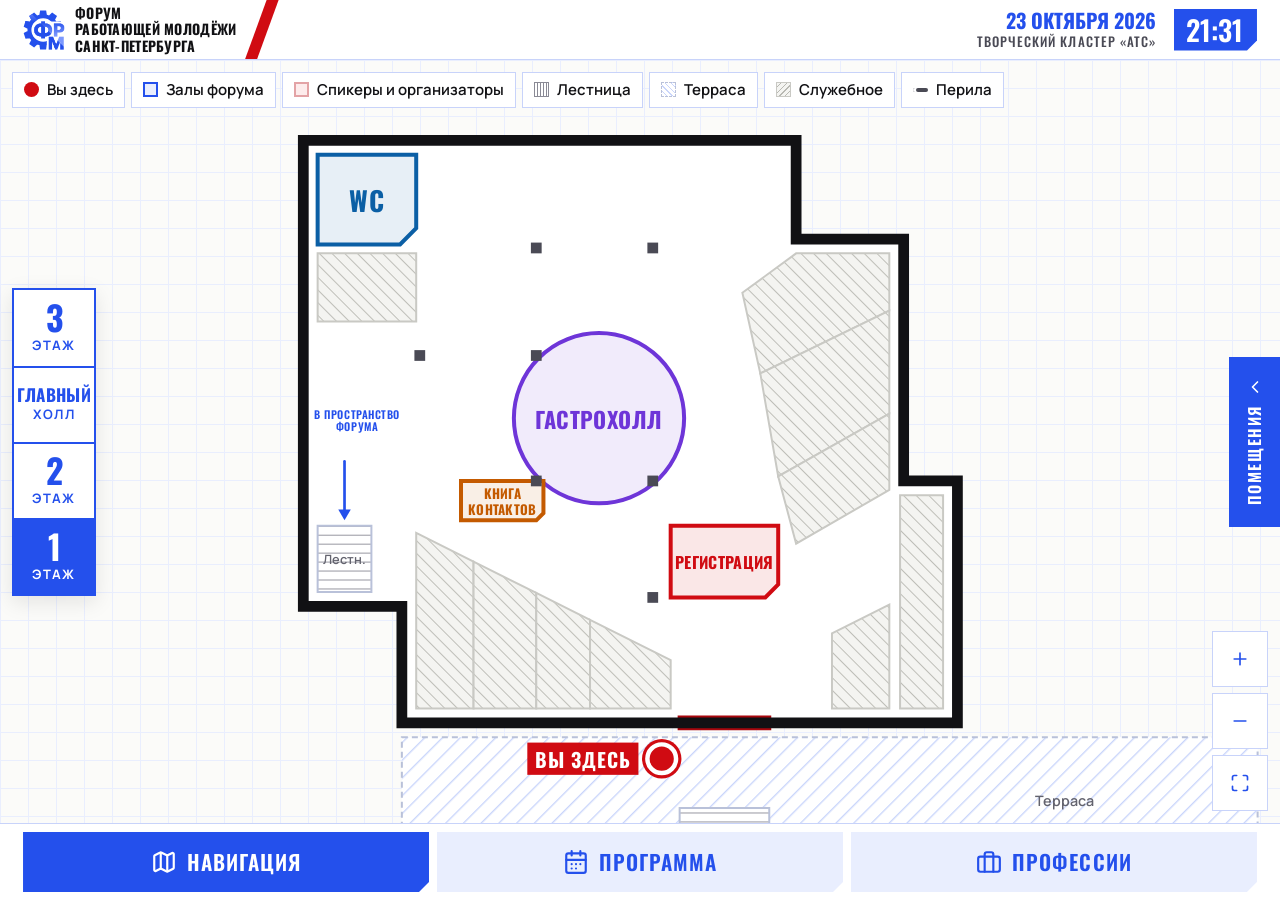
<file: navigation/stand1.html>
<!doctype html>
<html lang="ru">
<head>
<meta charset="utf-8">
<title>Стойка навигации 1</title>
<!-- Ярлык стойки 1: открывает навигацию с точкой «Вы здесь» этой стойки (работает и без интернета) -->
<meta http-equiv="refresh" content="0; url=stand.html?stand=1">
<script>location.replace('stand.html?stand=1' + location.hash);</script>
</head>
<body></body>
</html>
</file>
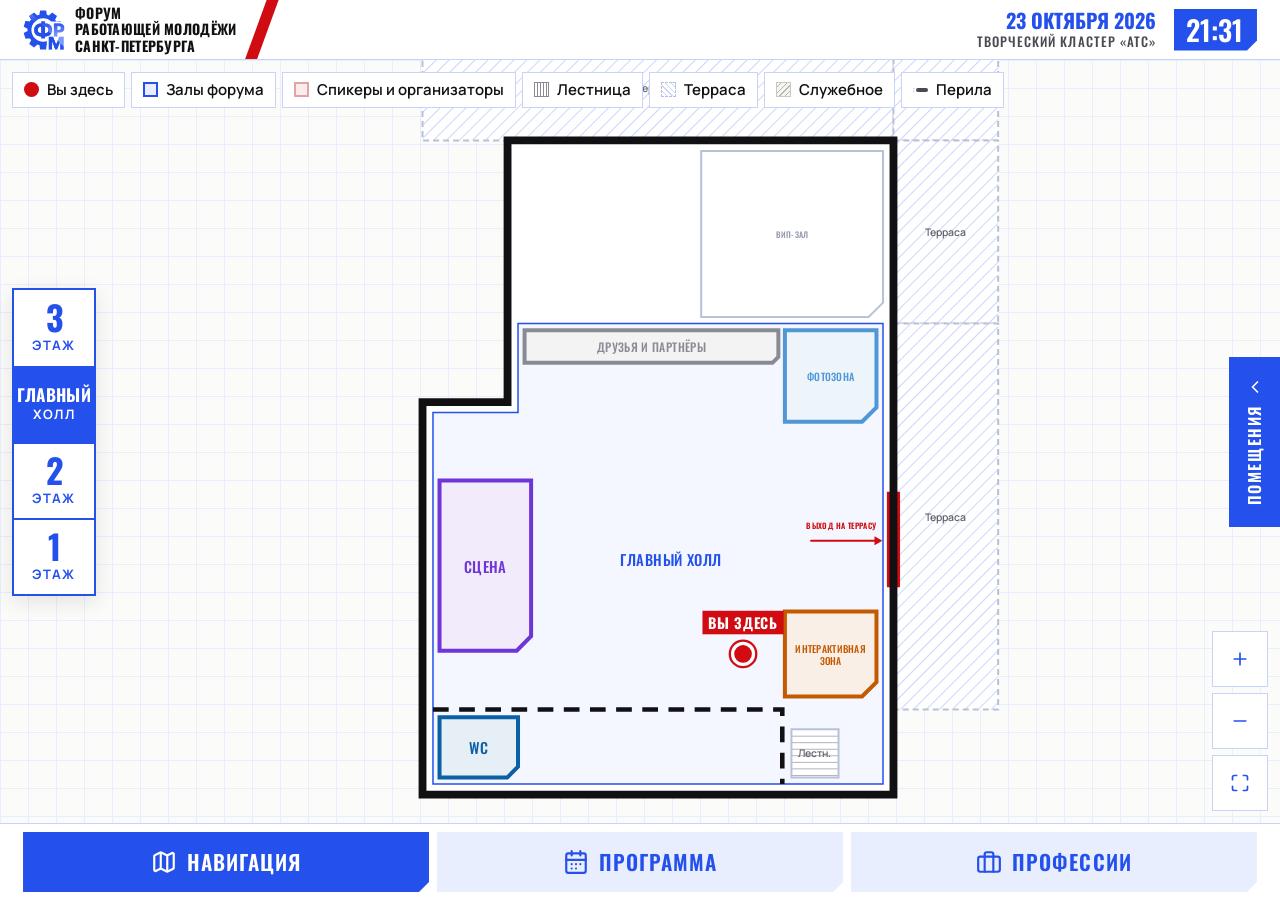
<file: navigation/stand2.html>
<!doctype html>
<html lang="ru">
<head>
<meta charset="utf-8">
<title>Стойка навигации 2</title>
<!-- Ярлык стойки 2: открывает навигацию с точкой «Вы здесь» этой стойки (работает и без интернета) -->
<meta http-equiv="refresh" content="0; url=stand.html?stand=2">
<script>location.replace('stand.html?stand=2' + location.hash);</script>
</head>
<body></body>
</html>
</file>
<file: css/style.css>
/* =========================================================
   Форум трудовой молодёжи — «Наследие созидателей»
   Стиль: конструктивизм / советский модернизм в современной подаче
   ========================================================= */

:root {
  --blue: #1b3fd8;
  --blue-deep: #0e2694;
  --blue-soft: #e8ecfd;
  --red: #e0261f;
  --ink: #0f0f12;
  --ink-2: #3b3d47;
  --paper: #f5f5f2;
  --white: #fff;
  --line: rgba(27, 63, 216, .35);

  --f-display: "Oswald", "Arial Narrow", "Roboto Condensed", sans-serif;
  --f-body: "Manrope", "Segoe UI", Arial, sans-serif;

  --container: 1320px;
  --gutter: clamp(16px, calc(4vw / var(--z)), 48px);
  --sec-pad: clamp(56px, calc(6.5vw / var(--z)), 96px);
  --header-h: 76px;
  --ease: cubic-bezier(.2, .7, .2, 1);
  --z: 1; /* масштаб страницы на больших экранах, см. конец файла */
}

*, *::before, *::after { box-sizing: border-box; }
html { overflow-x: hidden; overflow-x: clip; }
html { scroll-behavior: smooth; scroll-padding-top: calc(var(--header-h) + 12px); }
body {
  margin: 0;
  font-family: var(--f-body);
  font-size: 17px;
  line-height: 1.6;
  color: var(--ink);
  background: var(--paper);
  -webkit-font-smoothing: antialiased;
  overflow-x: hidden;
  overflow-x: clip;
}
img { max-width: 100%; display: block; }
a { color: inherit; }
h1, h2, h3, h4 { margin: 0; }
ul, ol { margin: 0; padding: 0; list-style: none; }
:focus-visible { outline: 3px solid var(--red); outline-offset: 3px; }

.container { width: 100%; max-width: var(--container); margin: 0 auto; padding-inline: var(--gutter); }
.section { position: relative; padding-block: var(--sec-pad); }
.skip { position: absolute; left: -9999px; top: 8px; z-index: 1000; background: var(--blue); color: #fff; padding: 10px 16px; }
.skip:focus { left: 8px; }
.ico { width: 1em; height: 1em; flex: none; }

/* ---------- Typography ---------- */
.h2 {
  font-family: var(--f-display);
  font-weight: 700;
  text-transform: uppercase;
  font-size: clamp(36px, calc(4.6vw / var(--z)), 68px);
  line-height: 1.14;
  letter-spacing: -.01em;
  color: var(--ink);
}
.h2 em { font-style: normal; color: var(--blue); display: block; }
.h2--xl { font-size: clamp(44px, calc(6.4vw / var(--z)), 96px); }
.h2--sm { font-size: clamp(32px, calc(3.6vw / var(--z)), 52px); }
.h2--light { color: #fff; }
.h2--mixed { text-transform: none; color: var(--blue); font-size: clamp(40px, calc(5.2vw / var(--z)), 78px); }
.h3 {
  font-family: var(--f-display);
  font-weight: 600;
  text-transform: uppercase;
  font-size: clamp(22px, calc(2vw / var(--z)), 28px);
  color: var(--blue);
  margin: 40px 0 18px;
  letter-spacing: .01em;
}
.lead { font-size: clamp(19px, calc(1.6vw / var(--z)), 23px); line-height: 1.5; font-weight: 600; }
.sec-num {
  display: inline-flex; align-items: center; gap: 12px;
  font-family: var(--f-display); font-weight: 600; font-size: 15px;
  letter-spacing: .2em; color: var(--blue); margin-bottom: 18px;
}
.sec-num::after { content: ""; width: 56px; height: 3px; background: currentColor; }
.sec-num--light { color: #fff; }
.sec-head { margin-bottom: clamp(32px, calc(4vw / var(--z)), 52px); }
.sec-head:has(.sec-head__text) { display: grid; grid-template-columns: auto minmax(0, 1fr); column-gap: clamp(24px, calc(5vw / var(--z)), 80px); align-items: end; }
.sec-head:has(.sec-head__text) .sec-num { grid-column: 1 / -1; }
.sec-head__text { margin: 0 0 .4em; max-width: 34ch; justify-self: end; color: var(--ink-2); font-weight: 600; font-size: 17px; border-left: 3px solid var(--blue); padding-left: 16px; }
.h2--row em { display: inline; }
.rule { border: 0; height: 3px; background: var(--blue); margin: 28px 0 32px; width: 100%; }
.note { font-size: 14px; color: var(--ink-2); margin-top: 16px; }

/* ---------- Buttons ---------- */
.btn {
  --bg: var(--blue); --fg: #fff;
  display: inline-flex; align-items: center; justify-content: center; gap: 12px;
  min-height: 48px; padding: 12px 26px;
  font-family: var(--f-display); font-weight: 600; font-size: 17px;
  text-transform: uppercase; letter-spacing: .06em; text-decoration: none;
  color: var(--fg); background: var(--bg);
  border: 2px solid var(--bg); cursor: pointer;
  clip-path: polygon(0 0, 100% 0, 100% calc(100% - 14px), calc(100% - 14px) 100%, 0 100%);
  transition: background .2s var(--ease), color .2s var(--ease), transform .2s var(--ease);
}
.btn .ico { transition: transform .25s var(--ease); }
.btn:hover .ico { transform: translate(3px, -3px); }
.btn:active { transform: scale(.97); }
.btn--blue:hover { --bg: var(--blue-deep); }
.btn--white { --bg: #fff; --fg: var(--blue); }
.btn--white:hover { --bg: var(--ink); --fg: #fff; }
.btn--lg { min-height: 58px; padding: 14px 32px; font-size: 19px; }

/* ---------- Decorative ---------- */
.hatch {
  position: absolute; pointer-events: none;
  background: repeating-linear-gradient(-55deg, var(--blue) 0 3px, transparent 3px 14px);
}
.hatch--hero { left: max(var(--gutter), calc((100% - var(--container)) / 2 + var(--gutter))); bottom: 28px; width: 300px; height: 44px; opacity: .9; }
.hatch--tl { left: var(--gutter); top: 56px; width: 260px; height: 22px; }
.dots {
  position: absolute; pointer-events: none; width: 140px; height: 140px;
  background: radial-gradient(circle, var(--blue) 3px, transparent 3.5px) 0 0 / 24px 24px;
}
.dots--tr { right: var(--gutter); top: 60px; }
.corner { position: absolute; width: 150px; height: 150px; border: 3px solid var(--blue); border-right: 0; border-bottom: 0; }
.corner--tl { left: -24px; top: -28px; }

/* Crop helper: показываем фрагмент слайда 1500×844 */
.crop { position: relative; overflow: hidden; aspect-ratio: var(--w) / var(--h); width: 100%; }
.crop img {
  position: absolute; max-width: none; height: auto;
  width: calc(1500 / var(--w) * 100%);
  left: calc(var(--x) / var(--w) * -100%);
  top: calc(var(--y) / var(--h) * -100%);
}

/* ---------- Header ---------- */
.header {
  position: fixed; inset: 0 0 auto; z-index: 100;
  height: var(--header-h);
  background: rgba(245, 245, 242, .86);
  backdrop-filter: blur(12px); -webkit-backdrop-filter: blur(12px);
  border-bottom: 1px solid transparent;
  transition: border-color .3s, box-shadow .3s;
}
.header.is-scrolled { border-color: var(--line); box-shadow: 0 6px 24px rgba(14, 38, 148, .08); }
.header__inner { height: 100%; display: flex; align-items: center; gap: 32px; }
.logo { display: flex; align-items: center; gap: 12px; text-decoration: none; flex: none; }
.logo__mark { width: 40px; height: 40px; color: var(--blue); }
.logo__mark svg { width: 100%; height: 100%; animation: spin 14s linear infinite; }
.logo__text { font-family: var(--f-display); font-weight: 700; text-transform: uppercase; font-size: 13px; line-height: 1.18; letter-spacing: .02em; }
.nav { display: flex; gap: 4px; margin-left: auto; }
.nav a {
  position: relative; padding: 10px 12px;
  font-family: var(--f-display); font-weight: 500; font-size: 16px;
  text-transform: uppercase; letter-spacing: .05em; text-decoration: none;
  transition: color .2s;
}
.nav a::after {
  content: ""; position: absolute; left: 12px; right: 12px; bottom: 4px; height: 3px;
  background: var(--blue); transform: scaleX(0); transform-origin: left; transition: transform .25s var(--ease);
}
.nav a:hover, .nav a.is-active { color: var(--blue); }
.nav a:hover::after, .nav a.is-active::after { transform: scaleX(1); }
.header__cta { flex: none; }
.burger { display: none; width: 48px; height: 48px; background: var(--blue); border: 0; cursor: pointer; padding: 14px 12px; flex-direction: column; justify-content: space-between; margin-left: auto; }
.burger span { display: block; height: 3px; background: #fff; transition: transform .25s, opacity .25s; }
.burger[aria-expanded="true"] span:nth-child(1) { transform: translateY(8.5px) rotate(45deg); }
.burger[aria-expanded="true"] span:nth-child(2) { opacity: 0; }
.burger[aria-expanded="true"] span:nth-child(3) { transform: translateY(-8.5px) rotate(-45deg); }

/* ---------- Hero ---------- */
.hero {
  position: relative; overflow: hidden;
  padding-top: calc(var(--header-h) + 40px);
  padding-bottom: 72px;
  min-height: min(100vh, 860px); min-height: min(calc(100dvh / var(--z)), 860px);
  background: #fff;
}
.hero { display: flex; flex-direction: column; justify-content: center; }
.hero__grid { display: grid; grid-template-columns: 230px minmax(0, 1fr) 230px; gap: 36px; align-items: start; }
.hero__left { position: relative; padding-top: 30px; }
.hero__eyebrow { font-family: var(--f-display); font-weight: 700; text-transform: uppercase; font-size: 40px; line-height: 1.12; margin: 0 0 40px; }
.hero__manifest { font-family: var(--f-display); font-weight: 600; text-transform: uppercase; color: var(--blue); font-size: 30px; line-height: 1.2; margin: 0 0 40px; }
.hero__meta { display: grid; gap: 10px; font-weight: 700; }
.hero__meta div { display: flex; align-items: center; gap: 10px; }
.hero__meta .ico { width: 22px; height: 22px; color: var(--blue); }

.hero__center { position: relative; text-align: center; container-type: inline-size; }
.hero__title {
  font-family: var(--f-display); font-weight: 700; text-transform: uppercase;
  color: var(--blue); line-height: 1.06; letter-spacing: -.015em;
  /* не шире своей колонки: 15.4cqi — «СОЗИДАТЕЛЕЙ» помещается целиком */
  font-size: min(clamp(52px, calc(7.4vw / var(--z)), 128px), 15.4cqi);
  position: relative; z-index: 2;
}
.hero__title .line { display: block; overflow: hidden; padding-top: .1em; margin-top: -.1em; }
.hero__title .line span { display: inline-block; animation: rise 1s var(--ease) both; }
.hero__title .line:nth-child(2) span { animation-delay: .12s; }
.hero__art { position: relative; margin-top: 32px; }
.crop--hero { position: relative; z-index: 1; animation: fade 1.2s .3s var(--ease) both; }
.hero__shapes .shape { position: absolute; z-index: 0; }
.shape--circle { width: 44%; aspect-ratio: 1; border: 3px solid var(--blue); border-radius: 50%; left: 28%; top: -10%; opacity: .5; }
.shape--bar1 { width: 20px; height: 60%; background: var(--red); left: -8px; bottom: 0; transform: skewX(-20deg); }
.shape--bar2 { width: 50%; height: 16px; background: var(--blue); right: -30px; bottom: -8px; }
.shape--dots { width: 110px; height: 110px; right: -10px; top: 0; background: radial-gradient(circle, var(--blue) 3px, transparent 3.5px) 0 0 / 20px 20px; }

.hero__right { padding-top: 30px; display: flex; flex-direction: column; gap: 32px; }
.hero__arrow { width: 72px; height: 72px; color: var(--blue); align-self: flex-end; animation: nudge 2.4s var(--ease) infinite; }
.hero__words { font-family: var(--f-display); font-weight: 500; text-transform: uppercase; color: var(--blue); font-size: 30px; line-height: 1.18; letter-spacing: .02em; }
.countdown { border-left: 3px solid var(--blue); padding-left: 16px; }
.countdown__label { margin: 0 0 6px; font-size: 13px; text-transform: uppercase; letter-spacing: .15em; font-weight: 700; color: var(--ink-2); }
.countdown__row { display: flex; gap: 18px; }
.countdown__row div { display: flex; flex-direction: column; }
.countdown b { font-family: var(--f-display); font-size: 44px; line-height: 1; color: var(--ink); font-variant-numeric: tabular-nums; }
.countdown span { font-size: 13px; color: var(--ink-2); }
.hero__right .btn { padding-inline: 16px; font-size: 17px; letter-spacing: .03em; }
.hero__motto { margin: 0; font-family: var(--f-display); text-transform: uppercase; color: var(--blue); font-size: 18px; line-height: 1.3; border-left: 3px solid var(--blue); padding-left: 16px; opacity: .8; }

/* ---------- Marquee ---------- */
.marquee { background: var(--blue); color: #fff; overflow: hidden; padding: 22px 0; transform: rotate(-1.2deg) scale(1.02); margin: -12px 0; position: relative; z-index: 3; }
.marquee__track { display: flex; align-items: center; gap: 36px; width: max-content; animation: marquee 38s linear infinite; }
.marquee span { font-family: var(--f-display); font-weight: 700; text-transform: uppercase; font-size: clamp(24px, calc(2.6vw / var(--z)), 38px); white-space: nowrap; letter-spacing: .02em; }
.marquee svg { width: 34px; height: 34px; flex: none; }

/* ---------- About ---------- */
.about__grid { display: grid; grid-template-columns: 1.15fr .85fr; gap: clamp(40px, calc(6vw / var(--z)), 100px); align-items: start; }
.about__text p:not(.lead) { color: var(--ink-2); max-width: 60ch; }
.about__text .btn { margin-top: 12px; }
.about__side { position: relative; }
.facts { background: var(--blue); color: #fff; position: relative; margin: -40px 0 0 clamp(16px, calc(3vw / var(--z)), 40px); }
.facts li { display: grid; grid-template-columns: 28px 1fr; gap: 16px; align-items: center; padding: 18px 24px; border-bottom: 1px solid rgba(255,255,255,.22); }
.facts li:last-child { border-bottom: 0; }
.facts .ico { width: 26px; height: 26px; }
.facts small, .contact-list small { display: block; font-size: 12px; font-weight: 700; letter-spacing: .15em; text-transform: uppercase; opacity: .75; }
.facts b { font-family: var(--f-display); font-weight: 600; font-size: 22px; line-height: 1.25; text-transform: uppercase; }

/* ---------- Program ---------- */
.program { background: #fff; overflow: hidden; }
.program__grid { display: grid; grid-template-columns: .8fr 1.2fr; gap: clamp(32px, calc(5vw / var(--z)), 72px); align-items: stretch; }
.program__art { position: relative; }
.crop--program { height: 100%; aspect-ratio: auto; min-height: 420px; }
.crop--program img { inset: 0; width: 100%; height: 100%; object-fit: cover; object-position: 0 0; }
.program__note { margin: 14px 0 22px; color: var(--ink-2); font-weight: 600; }
.timeline { border-top: 3px solid var(--blue); margin-bottom: 28px; }
.timeline li { display: grid; grid-template-columns: 110px 1fr; gap: 24px; align-items: center; padding: 13px 8px; border-bottom: 1px solid var(--line); transition: background .2s; }
.timeline li:hover { background: var(--blue-soft); }
.timeline time { font-family: var(--f-display); font-weight: 700; font-size: 32px; line-height: 1.1; color: var(--blue); font-variant-numeric: tabular-nums; }
.timeline b { display: block; font-size: 18px; }
.timeline span { font-size: 14px; color: var(--ink-2); }

/* ---------- Partners ---------- */
.partners { background: var(--paper); }
.partner-grid { display: grid; gap: 12px; }
.partner-grid--main { grid-template-columns: repeat(3, minmax(0, 1fr)); margin-bottom: 12px; }
.partner-grid--main .partner { aspect-ratio: 2 / 1; }
.partner-grid--more { grid-template-columns: repeat(5, minmax(0, 1fr)); }
.partner-grid--more .partner { aspect-ratio: 4 / 3; }
.partner {
  aspect-ratio: 3 / 2; padding: 20px; background: #fff; border: 2px solid var(--line);
  display: flex; align-items: center; justify-content: center; text-align: center;
  transition: border-color .2s, transform .25s var(--ease), box-shadow .25s var(--ease);
}
.partner:hover { border-color: var(--blue); transform: translateY(-3px); box-shadow: 6px 6px 0 var(--blue); }
.partner__name { max-width: 100%; overflow-wrap: break-word; hyphens: auto; font-family: var(--f-display); font-weight: 600; font-size: 16px; line-height: 1.25; text-transform: uppercase; letter-spacing: .02em; color: var(--blue); }
.partner img { width: var(--lw, 70%); height: var(--lh, 56%); object-fit: contain; transition: transform .45s var(--ease); }
.partner:hover img { transform: scale(1.08); }
.partner__img--invert { filter: invert(1) brightness(1.2); mix-blend-mode: multiply; }

/* ---------- Speakers ---------- */
.speakers { background: #fff; }
.speaker-grid { display: grid; grid-template-columns: repeat(6, minmax(0, 1fr)); gap: 20px; }
.speaker { position: relative; }
.speaker__photo {
  position: relative; aspect-ratio: 4 / 5; overflow: hidden; background: var(--blue);
  clip-path: polygon(0 0, 100% 0, 100% calc(100% - 28px), calc(100% - 28px) 100%, 0 100%);
}
.speaker__photo::before { content: ""; position: absolute; inset: 0; background: repeating-linear-gradient(-55deg, rgba(255,255,255,.08) 0 2px, transparent 2px 12px); }
.speaker__photo::after { content: ""; position: absolute; width: 70%; aspect-ratio: 1; border-radius: 50%; border: 2px solid rgba(255,255,255,.35); left: 15%; top: 10%; transition: transform .5s var(--ease); }
.speaker__photo svg { position: absolute; width: 78%; height: 80%; left: 11%; bottom: 0; color: rgba(255,255,255,.92); transition: transform .5s var(--ease); }
.speaker__photo img { position: absolute; inset: 0; width: 100%; height: 100%; object-fit: cover; z-index: 1; transition: transform .6s var(--ease); }
.speaker:hover .speaker__photo img { transform: scale(1.07); }
.speaker:hover .speaker__photo svg { transform: scale(1.05) translateY(-4px); }
.speaker:hover .speaker__photo::after { transform: scale(1.15); }
.speaker:nth-child(3n+2) .speaker__photo { background: var(--ink); }
.speaker:nth-child(4n+3) .speaker__photo { background: var(--blue-deep); }
.speaker h3 { margin-top: 14px; font-family: var(--f-display); font-weight: 600; font-size: 19px; text-transform: uppercase; line-height: 1.2; }
.speaker p { margin: 6px 0 0; font-size: 14px; color: var(--ink-2); line-height: 1.4; }
.speakers .h3 { margin-top: clamp(36px, calc(4vw / var(--z)), 52px); }
.speaker-list { display: grid; grid-template-columns: repeat(3, 1fr); gap: 0 32px; }
.speaker-list li { padding: 16px 0; border-top: 2px solid var(--blue); }
.speaker-list b { display: block; font-family: var(--f-display); font-weight: 600; font-size: 20px; line-height: 1.2; text-transform: uppercase; }
.speaker-list span { font-size: 14px; color: var(--ink-2); }

/* ---------- Place ---------- */
.place { background: var(--paper); }
.place__grid { display: grid; grid-template-columns: 1fr 1.3fr; gap: clamp(32px, calc(5vw / var(--z)), 80px); align-items: stretch; }
.place__list { margin: 24px 0 28px; }
.place__list div { display: grid; grid-template-columns: 130px 1fr; gap: 16px; padding: 14px 0; border-bottom: 1px solid var(--line); }
.place__list dt { font-family: var(--f-display); text-transform: uppercase; letter-spacing: .08em; color: var(--blue); font-size: 15px; }
.place__list dd { margin: 0; font-weight: 700; }
.place__map { position: relative; min-height: 400px; }
.place__map::before { content: ""; position: absolute; inset: 20px -14px -14px 20px; border: 3px solid var(--blue); z-index: 0; }
.place__links { display: flex; flex-wrap: wrap; gap: 12px; }
.place__shot { position: absolute; inset: 0; display: block; overflow: hidden; border: 3px solid var(--blue); background: var(--blue-soft); z-index: 1; }
/* метка «АТС» на скрине — внизу, чуть левее центра, держим её в кадре при обрезке */
.place__shot img { display: block; width: 100%; height: 100%; object-fit: cover; object-position: 42% 86%; transition: transform .5s var(--ease); }
.place__shot:hover img { transform: scale(1.03); }

/* ---------- Contacts ---------- */
.contacts { background: #fff; }
.contacts__grid { display: grid; grid-template-columns: 1fr 1fr; gap: clamp(32px, calc(5vw / var(--z)), 80px); align-items: stretch; }
.contact-list { margin-top: 24px; }
.contact-list li { display: grid; grid-template-columns: 28px 1fr; gap: 16px; align-items: center; padding: 16px 0; border-bottom: 1px solid var(--line); }
.contact-list .ico { width: 24px; height: 24px; color: var(--blue); }
.contact-list small { color: var(--blue); opacity: 1; }
.contact-list b { font-size: 18px; }
.contact-list a { color: inherit; text-decoration: none; transition: color .2s; }
.contact-list a:hover { color: var(--blue); }
.socials { display: flex; flex-wrap: wrap; gap: 12px; margin-top: 28px; }
.social {
  display: inline-flex; align-items: center; min-height: 48px; padding: 10px 22px;
  border: 2px solid var(--blue); color: var(--blue); text-decoration: none;
  font-family: var(--f-display); font-weight: 600; text-transform: uppercase; letter-spacing: .06em;
  transition: background .2s, color .2s;
}
.social:hover { background: var(--blue); color: #fff; }
.cta-card {
  position: relative; overflow: hidden;
  display: flex; flex-direction: column; justify-content: flex-end; gap: 20px;
  padding: clamp(32px, calc(4vw / var(--z)), 56px); background: var(--blue); color: #fff;
  clip-path: polygon(0 0, 100% 0, 100% calc(100% - 36px), calc(100% - 36px) 100%, 0 100%);
}
.cta-card::before { content: ""; position: absolute; right: -60px; top: -60px; width: 300px; height: 300px; background: repeating-linear-gradient(-55deg, rgba(255,255,255,.14) 0 16px, transparent 16px 36px); clip-path: polygon(0 0, 100% 0, 100% 100%); }
.cta-card > * { position: relative; }
.cta-card__arrow { width: 64px; height: 64px; }
.cta-card__title { margin: 0; font-family: var(--f-display); font-weight: 700; text-transform: uppercase; font-size: clamp(32px, calc(3.4vw / var(--z)), 52px); line-height: 1.1; }
.cta-card__text { margin: 0; opacity: .9; max-width: 36ch; }
.cta-card .btn { align-self: flex-start; }

/* ---------- Объявление ---------- */
:root { --announce-h: 0px; }
.announce {
  position: fixed; inset: 0 0 auto; z-index: 101;
  background: var(--red); color: #fff;
  padding-top: env(safe-area-inset-top, 0px);
}
.announce__inner { display: flex; align-items: center; justify-content: center; flex-wrap: wrap; gap: 6px 20px; min-height: 44px; padding-block: 8px; padding-right: 56px; position: relative; }
.announce__text { margin: 0; font-weight: 700; font-size: 15px; line-height: 1.35; text-align: center; }
.announce__link { display: inline-flex; align-items: center; gap: 8px; color: #fff; font-family: var(--f-display); font-weight: 600; text-transform: uppercase; letter-spacing: .06em; font-size: 14px; text-decoration: none; border-bottom: 2px solid rgba(255,255,255,.6); padding-bottom: 1px; }
.announce__link:hover { border-color: #fff; }
.announce__close { position: absolute; right: var(--gutter); top: 50%; transform: translateY(-50%); width: 36px; height: 36px; display: grid; place-items: center; background: none; border: 0; color: #fff; cursor: pointer; opacity: .8; }
.announce__close:hover { opacity: 1; }
.announce__close svg { width: 18px; height: 18px; }
.header { top: var(--announce-h); }
.hero { padding-top: calc(var(--header-h) + var(--announce-h) + 40px); }
html { scroll-padding-top: calc(var(--header-h) + var(--announce-h) + 12px); }

/* ---------- После форума ---------- */
.thanks { border-left: 3px solid var(--red); padding-left: 16px; }
.thanks__title { margin: 0 0 8px; font-family: var(--f-display); font-weight: 700; text-transform: uppercase; font-size: 28px; line-height: 1.12; color: var(--ink); }
.thanks__text { margin: 0; font-size: 14px; color: var(--ink-2); line-height: 1.45; }

/* ---------- Название партнёра при наведении ---------- */
.partner { position: relative; }
.partner__tip {
  position: absolute; left: 50%; bottom: calc(100% + 10px); z-index: 5;
  width: max-content; max-width: min(320px, calc(100% + 16px));
  padding: 8px 12px; background: var(--ink); color: #fff;
  font-size: 13px; font-weight: 600; line-height: 1.35; text-align: center;
  opacity: 0; visibility: hidden; transform: translate(-50%, 6px);
  transition: opacity .2s, transform .2s var(--ease), visibility .2s;
  pointer-events: none;
}
.partner__tip::after { content: ""; position: absolute; top: 100%; left: 50%; margin-left: -6px; border: 6px solid transparent; border-top-color: var(--ink); }
.partner:hover .partner__tip, .partner:focus-visible .partner__tip { opacity: 1; visibility: visible; transform: translate(-50%, 0); }
.partner:focus-visible { outline: 3px solid var(--blue); outline-offset: 2px; }
@media (hover: none) {
  /* на телефоне подсказки нет, но название видно по тапу через фокус */
  .partner:focus .partner__tip { opacity: 1; visibility: visible; transform: translate(-50%, 0); }
}

/* ---------- Спикер: подробнее ---------- */
.speaker--bio { cursor: pointer; }
.speaker--bio:focus-visible { outline: 3px solid var(--blue); outline-offset: 4px; }
.speaker__more {
  position: absolute; left: 12px; bottom: 12px; z-index: 2;
  padding: 6px 10px; background: #fff; color: var(--blue);
  font-family: var(--f-display); font-weight: 600; font-size: 13px; text-transform: uppercase; letter-spacing: .06em;
  opacity: 0; transform: translateY(6px); transition: opacity .25s, transform .25s var(--ease);
}
.speaker--bio:hover .speaker__more, .speaker--bio:focus-visible .speaker__more { opacity: 1; transform: none; }
@media (hover: none) { .speaker__more { opacity: 1; transform: none; } }
.speaker-list li.speaker--bio { transition: background .2s; }
.speaker-list li.speaker--bio:hover { background: var(--blue-soft); }
.speaker-list__more { display: block; margin-top: 4px; font-style: normal; font-size: 13px; font-weight: 700; color: var(--blue); }

/* ---------- Окно спикера ---------- */
.modal, .lightbox { border: 0; padding: 0; max-width: none; max-height: none; }
.modal::backdrop, .lightbox::backdrop { background: rgba(15, 15, 18, .72); }
.modal {
  width: min(760px, calc(100% - 32px)); max-height: calc(100dvh / var(--z) - 48px); overflow: auto;
  background: #fff; color: var(--ink);
  clip-path: polygon(0 0, 100% 0, 100% calc(100% - 28px), calc(100% - 28px) 100%, 0 100%);
}
.modal[open] { animation: modalIn .3s var(--ease); }
.modal__body { display: grid; grid-template-columns: 240px 1fr; }
.modal__body.no-photo { grid-template-columns: 1fr; }
.modal__photo { background: var(--blue); min-height: 300px; position: relative; }
.modal__photo img { position: absolute; inset: 0; width: 100%; height: 100%; object-fit: cover; }
.modal__photo svg { position: absolute; width: 78%; height: 80%; left: 11%; bottom: 0; color: rgba(255,255,255,.92); }
.modal__text { padding: 36px 36px 40px; }
.modal__name { margin: 0 40px 6px 0; font-family: var(--f-display); font-weight: 700; text-transform: uppercase; font-size: 30px; line-height: 1.12; }
.modal__role { margin: 0 0 18px; color: var(--blue); font-weight: 700; }
.modal__bio p { margin: 0 0 12px; color: var(--ink-2); }
.modal__close, .lightbox__close {
  position: absolute; top: 12px; right: 12px; z-index: 3; width: 44px; height: 44px;
  display: grid; place-items: center; border: 0; cursor: pointer;
  background: var(--ink); color: #fff; transition: background .2s;
}
.modal__close:hover, .lightbox__close:hover { background: var(--blue); }
.modal__close svg, .lightbox__close svg { width: 20px; height: 20px; }
@keyframes modalIn { from { opacity: 0; transform: translateY(16px); } to { opacity: 1; transform: none; } }

/* ---------- Галерея ---------- */
.gallery { background: #fff; }
.gallery-grid { display: grid; grid-template-columns: repeat(4, minmax(0, 1fr)); gap: 12px; }
.gallery__item:nth-child(6n+1) { grid-column: span 2; grid-row: span 2; }
.gallery__open { display: block; width: 100%; height: 100%; aspect-ratio: 4 / 3; padding: 0; border: 0; cursor: zoom-in; overflow: hidden; background: var(--blue-soft); }
.gallery__item:nth-child(6n+1) .gallery__open { aspect-ratio: auto; min-height: 100%; }
.gallery__open img { width: 100%; height: 100%; object-fit: cover; transition: transform .6s var(--ease); }
.gallery__open:hover img, .gallery__open:focus-visible img { transform: scale(1.06); }
.gallery__open:focus-visible { outline: 3px solid var(--blue); outline-offset: 2px; }

/* ---------- Просмотр фото ---------- */
.lightbox { width: calc(100vw / var(--z)); height: calc(100dvh / var(--z)); background: transparent; overflow: hidden; }
.lightbox[open] { display: grid; grid-template-columns: 64px 1fr 64px; align-items: center; }
.lightbox__figure { margin: 0; display: grid; justify-items: center; gap: 12px; max-height: calc(100dvh / var(--z)); padding: 24px 0; }
.lightbox__figure img { max-width: 100%; max-height: calc(100dvh / var(--z) - 110px); object-fit: contain; animation: modalIn .25s var(--ease); }
.lightbox__figure figcaption { color: #fff; font-weight: 600; text-align: center; max-width: 60ch; }
.lightbox__nav { width: 52px; height: 52px; margin: auto; display: grid; place-items: center; border: 0; background: rgba(255,255,255,.14); color: #fff; cursor: pointer; transition: background .2s; }
.lightbox__nav:hover { background: var(--blue); }
.lightbox__nav svg { width: 24px; height: 24px; }
.lightbox__nav--prev svg { transform: rotate(180deg); }

/* ---------- Toast ---------- */
.toast {
  position: fixed; left: 50%; bottom: calc(24px + env(safe-area-inset-bottom, 0px)); z-index: 200;
  transform: translateX(-50%); width: max-content; max-width: calc(100% - 32px);
  padding: 14px 20px; background: var(--ink); color: #fff; font-weight: 600;
  border-left: 4px solid var(--blue); box-shadow: 0 12px 32px rgba(0,0,0,.25);
}

/* ---------- Footer ---------- */
.footer { background: var(--ink); color: #fff; padding: 48px 0 28px; }
.footer__big { margin: 0 0 28px; font-family: var(--f-display); font-weight: 700; text-transform: uppercase; font-size: clamp(36px, calc(6vw / var(--z)), 96px); line-height: 1.05; color: var(--blue); }
.footer__row { display: flex; justify-content: space-between; gap: 16px; flex-wrap: wrap; padding-top: 24px; border-top: 1px solid rgba(255,255,255,.2); font-size: 14px; opacity: .8; }
.footer__row a { text-decoration: none; }

/* ---------- Reveal ---------- */
.reveal { opacity: 0; transform: translateY(28px); transition: opacity .7s var(--ease), transform .7s var(--ease); transition-delay: var(--d, 0s); }
.reveal.is-in { opacity: 1; transform: none; }

/* ---------- Keyframes ---------- */
@keyframes rise { from { transform: translateY(105%); } to { transform: none; } }
@keyframes fade { from { opacity: 0; transform: translateY(24px); } to { opacity: 1; transform: none; } }
@keyframes spin { to { transform: rotate(360deg); } }
@keyframes nudge { 0%, 100% { transform: none; } 50% { transform: translate(6px, -6px); } }
@keyframes bob { 0%, 100% { transform: none; } 50% { transform: translateY(-10px); } }
@keyframes marquee { to { transform: translateX(-50%); } }

/* ---------- Responsive ---------- */
.nav__reg { display: none; }

@media (max-width: 1240px) {
  .nav a { padding: 10px 8px; font-size: 15px; }
  .hero__grid { grid-template-columns: 190px minmax(0, 1fr) 190px; gap: 24px; }
  .hero__eyebrow { font-size: 30px; }
  .hero__manifest, .hero__words { font-size: 24px; }
  .hero__right .btn { font-size: 15px; padding-inline: 12px; }
  .hero__right .btn .ico { display: none; }
}
/* Шапка с бургер-меню: пункты меню и две кнопки (навигация, регистрация) в строку уже не помещаются */
@media (max-width: 1280px) {
  .burger { display: flex; }
  .header__cta { display: none; }
  /* Без размытия шапка перестаёт быть «контейнером» для меню — позиция одинакова во всех браузерах, включая Safari */
  .header { background: var(--paper); -webkit-backdrop-filter: none; backdrop-filter: none; }
  /* Меню выезжает под шапкой; шапка всегда поверх, поэтому кнопка не теряется на синем фоне */
  .nav {
    position: fixed; inset: calc(var(--announce-h) + var(--header-h)) 0 auto; flex-direction: column; gap: 0;
    max-height: calc(100dvh - var(--announce-h) - var(--header-h)); overflow-y: auto; overscroll-behavior: contain;
    background: var(--blue); padding: 12px var(--gutter) 28px;
    box-shadow: 0 24px 40px rgba(14, 38, 148, .28);
    transform: translateY(-120%); visibility: hidden;
    transition: transform .35s var(--ease), visibility 0s .35s; z-index: -1;
  }
  .nav.is-open { transform: none; visibility: visible; transition: transform .35s var(--ease); }
  .nav a { color: #fff; font-size: 26px; padding: 12px 0; border-bottom: 1px solid rgba(255,255,255,.2); }
  .nav a::after { display: none; }
  .nav a:hover { color: #fff; opacity: .8; }
  .nav a.is-active { color: #fff; opacity: 1; box-shadow: inset 4px 0 0 #fff; padding-left: 14px; }
  /* Кнопка меню: крупнее, с тенью; в открытом состоянии — тёмная, чтобы отличаться от синего меню */
  .burger { width: 52px; height: 52px; padding: 15px 13px; box-shadow: 0 4px 14px rgba(14, 38, 148, .35); transition: background .2s; }
  .burger:focus-visible { outline: 3px solid var(--red); outline-offset: 3px; }
  .burger[aria-expanded="true"] { background: var(--ink); }
  .burger[aria-expanded="true"] span:nth-child(1) { transform: translateY(9.5px) rotate(45deg); }
  .burger[aria-expanded="true"] span:nth-child(3) { transform: translateY(-9.5px) rotate(-45deg); }
  .nav .nav__reg { display: block; margin-top: 16px; padding: 14px 0; border: 0; background: #fff; color: var(--blue); text-align: center; }
  .nav .nav__reg:hover { color: var(--blue); opacity: .9; }
}
@media (max-width: 1080px) {

  .hero__grid { grid-template-columns: 1fr 1fr; }
  .hero__title { font-size: min(clamp(52px, calc(11vw / var(--z)), 120px), 15.4cqi); }
  .hero__center { grid-column: 1 / -1; order: -1; }
  .hero__left { padding-top: 0; }
  .corner { display: none; }
  .hero__right { padding-top: 0; }
  .hero__arrow { display: none; }
  .hero__right .btn .ico { display: inline; }

  .about__grid, .program__grid, .place__grid, .contacts__grid { grid-template-columns: 1fr; }
  .about__side { max-width: 520px; }
  .speaker-grid { grid-template-columns: repeat(3, minmax(0, 1fr)); }
  .sec-head:has(.sec-head__text) { grid-template-columns: 1fr; }
  .sec-head__text { justify-self: start; margin-top: 16px; }
  .crop--program { height: auto; min-height: 0; aspect-ratio: 1 / 1; }
  .crop--program img { inset: auto; left: 0; top: -15%; width: calc(1500 / 580 * 100%); height: auto; object-fit: fill; }
  .speaker-list { grid-template-columns: repeat(2, 1fr); }
  .gallery-grid { grid-template-columns: repeat(3, minmax(0, 1fr)); }
  .gallery__item:nth-child(6n+1) { grid-column: span 2; grid-row: span 1; }
  .gallery__item:nth-child(6n+1) .gallery__open { aspect-ratio: 4 / 3; }
  .place__map { min-height: 380px; }
}
@media (max-width: 640px) {
  body { font-size: 16px; }
  .hero { padding-top: calc(var(--header-h) + var(--announce-h) + 24px); }
  .hero__grid { grid-template-columns: 1fr; gap: 32px; }
  .hero__eyebrow { display: none; }
  .hero__manifest { font-size: 26px; margin-bottom: 24px; }
  .hatch--hero { display: none; }
  .facts { margin: -24px 0 0 16px; }
  .timeline li { grid-template-columns: 72px 1fr; gap: 14px; }
  .timeline time { font-size: 24px; }
  .partner-grid { grid-template-columns: repeat(2, minmax(0, 1fr)); gap: 8px; }
  .partner-grid--main { margin-bottom: 8px; }
  .partner-grid--main .partner { aspect-ratio: 4 / 3; }
  .partner-grid--main .partner--wide, .partner-grid--more .partner:last-child { grid-column: span 2; aspect-ratio: 2 / 1; }
  .partner { padding: 14px; }
  .partner__name { font-size: 13px; }
  .speaker-grid { grid-template-columns: repeat(2, minmax(0, 1fr)); gap: 16px; }
  .speaker h3 { font-size: 18px; }
  .speaker-list { grid-template-columns: 1fr; }
  .gallery-grid { grid-template-columns: repeat(2, minmax(0, 1fr)); gap: 8px; }
  .modal__body { grid-template-columns: 1fr; }
  .modal__photo { min-height: 0; aspect-ratio: 4 / 3; }
  .modal__text { padding: 24px 20px 32px; }
  .modal__name { font-size: 24px; }
  .lightbox[open] { grid-template-columns: 1fr; }
  .lightbox__nav { position: absolute; bottom: 20px; }
  .lightbox__nav--prev { left: calc(50% - 64px); }
  .lightbox__nav--next { right: calc(50% - 64px); }
  .lightbox__figure img { max-height: calc(100dvh / var(--z) - 180px); }
  .announce__inner { padding-right: 44px; }
  .announce__text { font-size: 14px; }
  .place__list div { grid-template-columns: 1fr; gap: 2px; }
  .place__map { min-height: 320px; }
  .place__map::before { inset: 12px -8px -8px 12px; }
}

/* ---------- Прямая трансляция (включается в админке: «Настройки → Онлайн-трансляция») ---------- */
.live { background: var(--ink); color: #fff; padding-block: clamp(32px, calc(4vw / var(--z)), 64px); }
.live__head { display: flex; align-items: center; gap: 16px 24px; flex-wrap: wrap; margin-bottom: 20px; }
.live .h2 { color: #fff; margin: 0; }
.live__badge { display: inline-flex; align-items: center; gap: 10px; padding: 8px 14px; background: var(--red); color: #fff; font-family: var(--f-display); font-weight: 600; text-transform: uppercase; letter-spacing: .12em; font-size: 15px; line-height: 1; }
.live__badge i { width: 10px; height: 10px; border-radius: 50%; background: #fff; animation: livePulse 1.4s ease-in-out infinite; }
@keyframes livePulse { 50% { opacity: .25; } }
.live__player { position: relative; aspect-ratio: 16 / 9; background: #000; border: 3px solid var(--blue); }
.live__player iframe { position: absolute; inset: 0; width: 100%; height: 100%; border: 0; }
.live__note { margin: 12px 0 0; font-size: 14px; color: rgba(255, 255, 255, .65); }
.nav a.nav__live { color: var(--red); display: inline-flex; align-items: center; gap: 6px; }
.nav a.nav__live::before { content: ""; width: 8px; height: 8px; border-radius: 50%; background: var(--red); animation: livePulse 1.4s ease-in-out infinite; position: static; transform: none; }

/* ---------- Большие экраны: сайт растёт целиком ----------
   Страница вёрстана под ~1440px. На широких мониторах она пропорционально увеличивается
   (как масштаб в браузере), чтобы не стоять узкой полосой по центру.
   --z нужен там, где используются единицы экрана (vh/vw): под zoom они тоже увеличиваются. */
@media (min-width: 1600px) { :root { --z: 1.1; } }
@media (min-width: 1760px) { :root { --z: 1.2; } }
@media (min-width: 1900px) { :root { --z: 1.3; } }
@media (min-width: 2100px) { :root { --z: 1.4; } }
@media (min-width: 2300px) { :root { --z: 1.5; } }
@media (min-width: 2500px) { :root { --z: 1.65; } }
@media (min-width: 2900px) { :root { --z: 1.85; } }
@media (min-width: 3300px) { :root { --z: 2.1; } }
@media (min-width: 3700px) { :root { --z: 2.4; } }
@media (min-width: 1600px) { body { zoom: var(--z); } }

@media (prefers-reduced-motion: reduce) {
  *, *::before, *::after { animation: none !important; transition: none !important; }
  html { scroll-behavior: auto; }
  .reveal { opacity: 1; transform: none; }
}
</file>
<file: navigation/assets/fonts/fonts.css>
/* Локальные шрифты: стойка работает без интернета */
@font-face {
  font-family: "Manrope";
  font-style: normal;
  font-weight: 400 800;
  font-display: swap;
  src: url("manrope-cyrillic-ext.woff2") format("woff2");
  unicode-range: U+0460-052F, U+1C80-1C8A, U+20B4, U+2DE0-2DFF, U+A640-A69F, U+FE2E-FE2F;
}
@font-face {
  font-family: "Manrope";
  font-style: normal;
  font-weight: 400 800;
  font-display: swap;
  src: url("manrope-cyrillic.woff2") format("woff2");
  unicode-range: U+0301, U+0400-045F, U+0490-0491, U+04B0-04B1, U+2116;
}
@font-face {
  font-family: "Manrope";
  font-style: normal;
  font-weight: 400 800;
  font-display: swap;
  src: url("manrope-latin-ext.woff2") format("woff2");
  unicode-range: U+0100-02BA, U+02BD-02C5, U+02C7-02CC, U+02CE-02D7, U+02DD-02FF, U+0304, U+0308, U+0329, U+1D00-1DBF, U+1E00-1E9F, U+1EF2-1EFF, U+2020, U+20A0-20AB, U+20AD-20C4, U+2113, U+2C60-2C7F, U+A720-A7FF;
}
@font-face {
  font-family: "Manrope";
  font-style: normal;
  font-weight: 400 800;
  font-display: swap;
  src: url("manrope-latin.woff2") format("woff2");
  unicode-range: U+0000-00FF, U+0131, U+0152-0153, U+02BB-02BC, U+02C6, U+02DA, U+02DC, U+0304, U+0308, U+0329, U+2000-206F, U+20AC, U+2122, U+2191, U+2193, U+2212, U+2215, U+FEFF, U+FFFD;
}
@font-face {
  font-family: "Oswald";
  font-style: normal;
  font-weight: 500 700;
  font-display: swap;
  src: url("oswald-cyrillic-ext.woff2") format("woff2");
  unicode-range: U+0460-052F, U+1C80-1C8A, U+20B4, U+2DE0-2DFF, U+A640-A69F, U+FE2E-FE2F;
}
@font-face {
  font-family: "Oswald";
  font-style: normal;
  font-weight: 500 700;
  font-display: swap;
  src: url("oswald-cyrillic.woff2") format("woff2");
  unicode-range: U+0301, U+0400-045F, U+0490-0491, U+04B0-04B1, U+2116;
}
@font-face {
  font-family: "Oswald";
  font-style: normal;
  font-weight: 500 700;
  font-display: swap;
  src: url("oswald-latin-ext.woff2") format("woff2");
  unicode-range: U+0100-02BA, U+02BD-02C5, U+02C7-02CC, U+02CE-02D7, U+02DD-02FF, U+0304, U+0308, U+0329, U+1D00-1DBF, U+1E00-1E9F, U+1EF2-1EFF, U+2020, U+20A0-20AB, U+20AD-20C4, U+2113, U+2C60-2C7F, U+A720-A7FF;
}
@font-face {
  font-family: "Oswald";
  font-style: normal;
  font-weight: 500 700;
  font-display: swap;
  src: url("oswald-latin.woff2") format("woff2");
  unicode-range: U+0000-00FF, U+0131, U+0152-0153, U+02BB-02BC, U+02C6, U+02DA, U+02DC, U+0304, U+0308, U+0329, U+2000-206F, U+20AC, U+2122, U+2191, U+2193, U+2212, U+2215, U+FEFF, U+FFFD;
}
</file>
<file: navigation/assets/plan.css>
/* Схема этажа — общая для стойки и админки */
.mass-stroke { fill: none; stroke: var(--ink, #111114); stroke-width: 12; stroke-linejoin: miter; }
.mass-fill { fill: #fff; }
.room { stroke: #b9c1d9; stroke-width: 2; vector-effect: non-scaling-stroke; transition: fill .2s; }
.room--hall { fill: var(--blue-soft, #E9EEFE); stroke: var(--blue, #2450EC); stroke-width: 1.5; }
.room--main { fill: #F4F7FF; stroke: var(--blue, #2450EC); stroke-width: 1.5; }
.room--staff { fill: var(--red-soft, #FDECEC); stroke: #e3a3a6; }
.room--other { fill: #fff; }
.room--service { fill: url(#pat-service); stroke: #c9c9c4; }
.room--stairs { fill: url(#pat-stairs-v); }
.room--stairs.is-h { fill: url(#pat-stairs-h); }
.room--lift { fill: #f1f1ee; }
.room--terrace { fill: url(#pat-terrace); stroke: #b9c1d9; stroke-dasharray: 6 4; }
.room--roof { fill: url(#pat-roof); stroke: #d4d4d0; stroke-dasharray: 6 4; }
.room.is-click { cursor: pointer; }
.room.is-click:hover { filter: brightness(.97); }
.room.is-active { fill: var(--blue, #2450EC); stroke: var(--blue-deep, #1433B8); }
.room--staff.is-active { fill: var(--red, #D00B12); stroke: var(--red, #D00B12); }

.lbl { pointer-events: none; text-anchor: middle; dominant-baseline: central; }
.lbl .t1 { font-family: var(--f-display); font-weight: 700; text-transform: uppercase; fill: var(--blue, #2450EC); letter-spacing: .02em; }
.lbl .t2 { font-family: var(--f-body); font-weight: 700; fill: var(--ink, #111114); }
.lbl .t3 { font-family: var(--f-body); font-weight: 600; fill: #63636e; }
.lbl--staff .t1 { fill: var(--red, #D00B12); }
.lbl.is-active .t1, .lbl.is-active .t2, .lbl.is-active .t3 { fill: #fff; }

/* Этаж произвольной формы: стены ломаной, граница бельэтажа — ровный пунктир */
.wall-line { fill: none; stroke: var(--ink, #111114); stroke-width: 12; stroke-linejoin: miter; stroke-linecap: square; }
.balcony-line { fill: none; stroke: var(--ink, #111114); stroke-width: 7; stroke-dasharray: 24 16; stroke-linecap: butt; }

/* Цветные зоны (сцена, фотозона…): цвет задаётся в данных помещения */
.room--zone { fill: #fff; fill: color-mix(in srgb, var(--zc) 10%, #fff); stroke: var(--zc); stroke-width: 4; }
.room--zone.is-solid { fill: var(--zc); }
.room--zone.is-active { fill: var(--zc); stroke: var(--zc); }
.lbl--zone .t1, .lbl--zone .t2 { fill: var(--zc); }
.lbl--zone.is-active .t1, .lbl--zone.is-active .t2 { fill: #fff; }
.lbl--zone.is-outside.is-active .t1, .lbl--zone.is-outside.is-active .t2 { fill: var(--zc); }
.hall-edge { fill: none; stroke: var(--blue, #2450EC); stroke-width: 3; }

/* Заглушка: план этажа ещё не готов */
.ph-box { fill: #fff; stroke: var(--line, #b9c1d9); stroke-width: 3; stroke-dasharray: 14 10; }
.ph-text { font-family: var(--f-display); font-weight: 700; text-transform: uppercase; font-size: 46px; fill: var(--ink-3, #7a7a85); text-anchor: middle; dominant-baseline: central; letter-spacing: .04em; }

/* Перила (куда идти не нужно) и колонны */
.railing-line { fill: none; stroke: #4a4a55; stroke-width: 4; stroke-linejoin: round; }
.railing-posts { fill: none; stroke: #4a4a55; stroke-width: 11; stroke-linecap: round; stroke-dasharray: 0.1 30; }
.column { fill: #4a4a55; }

/* Тонкие подписи (этаж с lightLabels) и приглушённые (quiet) */
.lbl.is-light .t1 { font-weight: 500; letter-spacing: .03em; }
.lbl.is-quiet .t1 { fill: #8f95ad; }
.lbl.is-quiet.is-active .t1 { fill: #fff; }
/* Стрелки-указатели с подписью */
.plan-arrow { --ac: var(--blue, #2450EC); }
.plan-arrow.is-red { --ac: var(--red, #D00B12); }
.plan-arrow line { stroke: var(--ac); stroke-width: 3; stroke-linecap: round; }
.plan-arrow polygon { fill: var(--ac); }
.plan-arrow text { font-family: var(--f-display); font-weight: 600; fill: var(--ac); dominant-baseline: central; letter-spacing: .04em; }
</file>
<file: navigation/assets/app.css>
/* ===== Токены — как на forum-rm2026.ru ===== */
:root {
  --blue: #2450EC;
  --blue-deep: #1433B8;
  --blue-soft: #E9EEFE;
  --blue-mid: #C9D5FB;
  --red: #D00B12;
  --red-soft: #FDECEC;
  --ink: #111114;
  --ink-2: #4a4a55;
  --ink-3: #8a8a95;
  --paper: #f5f5f2;
  --white: #fff;
  --line: rgba(36, 80, 236, .25);
  --f-display: "Oswald", "Arial Narrow", "Roboto Condensed", sans-serif;
  --f-body: "Manrope", "Segoe UI", Arial, sans-serif;
  --ease: cubic-bezier(.2, .7, .2, 1);
  --chamfer: polygon(0 0, 100% 0, 100% calc(100% - 10px), calc(100% - 10px) 100%, 0 100%);
  --gutter: clamp(12px, 1.8vw, 28px);
  --sb-w: 380px;
  --sb-h: 40%;
}

* { box-sizing: border-box; }
html, body { margin: 0; height: 100%; }
body {
  background: var(--paper);
  color: var(--ink);
  font-family: var(--f-body);
  font-size: 15px;
  line-height: 1.45;
  -webkit-font-smoothing: antialiased;
  user-select: none;
  -webkit-user-select: none;
  -webkit-tap-highlight-color: transparent;
  touch-action: manipulation;
  overflow: hidden;
}
button { font: inherit; color: inherit; cursor: pointer; border: 0; background: none; padding: 0; }
:focus-visible { outline: 3px solid var(--blue); outline-offset: 2px; }
.ico { width: 20px; height: 20px; flex: none; stroke: currentColor; fill: none; stroke-width: 2; stroke-linecap: round; stroke-linejoin: round; }

.app { height: 100dvh; display: grid; grid-template-rows: auto 1fr auto; grid-template-columns: minmax(0, 1fr); }

/* ===== Шапка ===== */
.header {
  position: relative; display: flex; align-items: center; gap: 16px;
  height: 60px; padding: 0 var(--gutter);
  background: var(--white); border-bottom: 1px solid var(--line); overflow: hidden;
}
.logo { position: relative; display: flex; align-items: center; gap: 10px; z-index: 1; padding-right: 40px; }
/* фирменная красная черта — продолжение логотипа, проходит через всю высоту шапки */
.logo::after { content: ""; position: absolute; right: 8px; top: -20px; bottom: -20px; width: 12px; background: var(--red); transform: skewX(-20deg); }
.logo__mark { width: 42px; height: 40px; flex: none; }
.logo__mark svg { width: 100%; height: 100%; display: block; }
.lm-spin { transform-origin: 527px 539px; animation: spin 24s linear infinite; }
@keyframes spin { to { transform: rotate(360deg); } }
.logo__text { font-family: var(--f-display); font-weight: 700; text-transform: uppercase; font-size: 14px; line-height: 1.15; letter-spacing: .02em; }
.header__meta { margin-left: auto; display: flex; align-items: center; gap: 18px; z-index: 1; }
.header__event { text-align: right; font-family: var(--f-display); text-transform: uppercase; line-height: 1.15; }
.header__event b { display: block; color: var(--blue); font-size: 20px; font-weight: 700; }
.header__event span { font-size: 13px; letter-spacing: .08em; color: var(--ink-2); font-weight: 500; }
.clock {
  font-family: var(--f-display); font-weight: 600; font-size: 28px; line-height: 1;
  color: var(--white); background: var(--blue); padding: 7px 14px 7px 12px;
  clip-path: var(--chamfer); font-variant-numeric: tabular-nums;
}

/* ===== Основная зона ===== */
.main { position: relative; overflow: hidden; min-height: 0; }
.view { position: absolute; inset: 0; display: none; }
.view.is-active { display: block; animation: viewIn .28s var(--ease); }
@keyframes viewIn { from { opacity: 0; transform: translateY(8px); } to { opacity: 1; transform: none; } }
.page { height: 100%; display: flex; flex-direction: column; gap: clamp(10px, 1.6vh, 18px); padding: clamp(12px, 2vh, 22px) var(--gutter); overflow: hidden; }
.page__head { display: flex; align-items: flex-end; justify-content: space-between; gap: 16px 24px; flex-wrap: wrap; }

.eyebrow { font-family: var(--f-display); font-weight: 600; font-size: 15px; letter-spacing: .2em; color: var(--blue); text-transform: uppercase; margin: 0 0 2px; display: flex; align-items: center; gap: 8px; }
.eyebrow::before { content: ""; width: 7px; height: 16px; background: var(--red); transform: skewX(-20deg); }
.h2 { font-family: var(--f-display); font-weight: 700; text-transform: uppercase; color: var(--blue); font-size: clamp(26px, 3.4vh, 38px); line-height: 1.05; margin: 0; }
.lead { color: var(--ink-2); margin: 6px 0 0; font-size: 17px; }

/* ===== Вкладки ===== */
.tabbar {
  display: grid; grid-template-columns: repeat(3, minmax(0, 1fr)); gap: 8px;
  padding: 8px var(--gutter) calc(8px + env(safe-area-inset-bottom));
  background: var(--white); border-top: 1px solid var(--line);
}
.tab {
  display: flex; align-items: center; justify-content: center; gap: 10px; min-height: 60px; padding: 0 12px;
  font-family: var(--f-display); font-weight: 600; text-transform: uppercase; font-size: 21px; letter-spacing: .05em;
  background: var(--blue-soft); color: var(--blue); clip-path: var(--chamfer);
  transition: background .2s var(--ease), color .2s var(--ease), transform .12s var(--ease);
}
.tab .ico { width: 26px; height: 26px; }
.tab:active { transform: scale(.97); }
.tab[aria-selected="true"] { background: var(--blue); color: var(--white); }

/* ===== Навигация: план ===== */
.plan { position: absolute; inset: 0; overflow: hidden; background-color: #fbfbf9;
  background-image: linear-gradient(var(--blue-soft) 1px, transparent 1px), linear-gradient(90deg, var(--blue-soft) 1px, transparent 1px);
  background-size: 28px 28px; }
.plan__svg { position: absolute; inset: 0; width: 100%; height: 100%; touch-action: none; cursor: grab; display: block; }
.plan__svg.is-dragging { cursor: grabbing; }
#world { transform-origin: 0 0; }
#world.is-anim { transition: transform .45s var(--ease); }

.here__pulse { fill: var(--red); transform-box: fill-box; transform-origin: center; animation: herePulse 1.8s ease-out infinite; }
@keyframes herePulse { from { transform: scale(.6); opacity: .5; } to { transform: scale(2.2); opacity: 0; } }

/* верхняя панель плана: этажи + легенда */
.plan__top { position: absolute; left: 12px; top: 12px; right: calc(12px + var(--sb-shift, 0px)); display: flex; gap: 10px; align-items: center; flex-wrap: wrap; pointer-events: none; transition: right .35s var(--ease); }
.plan__top > * { pointer-events: auto; }
/* переключатель этажей — слева, как кнопки лифта: верхний этаж сверху */
.floors {
  position: absolute; left: 12px; top: 50%; transform: translateY(-50%); z-index: 3;
  display: flex; flex-direction: column; background: var(--white); border: 2px solid var(--blue);
  box-shadow: 0 6px 20px rgba(17, 17, 20, .1); transition: top .35s var(--ease);
}
.floor-btn { width: 80px; height: 76px; display: flex; flex-direction: column; align-items: center; justify-content: center; gap: 2px; color: var(--blue); transition: background .2s, color .2s; }
.floor-btn + .floor-btn { border-top: 2px solid var(--blue); }
.floor-btn b { font-family: var(--f-display); font-weight: 700; font-size: 34px; line-height: 1; }
.floor-btn span { font-size: 13px; font-weight: 700; text-transform: uppercase; letter-spacing: .1em; }
.floor-btn b.fl-sm { font-size: 17px; text-transform: uppercase; letter-spacing: .02em; }
.floor-btn:active { background: var(--blue-soft); }
.floor-btn[aria-pressed="true"] { background: var(--blue); color: var(--white); }
.legend { display: flex; gap: 6px; flex-wrap: wrap; pointer-events: none !important; }
.legend span { display: flex; align-items: center; gap: 8px; background: var(--white); padding: 6px 11px; font-size: 15px; font-weight: 600; border: 1px solid var(--line); }
.legend i { width: 15px; height: 15px; flex: none; }
.lg-here { border-radius: 50%; background: var(--red); }
.lg-hall { background: var(--blue-soft); border: 2px solid var(--blue); }
.lg-staff { background: var(--red-soft); border: 2px solid #e3a3a6; }
.lg-stairs { background: repeating-linear-gradient(90deg, #fff 0 2px, #8a8a95 2px 3px); border: 1px solid #8a8a95; }
.lg-service { background: repeating-linear-gradient(-45deg, #f4f4f1 0 3px, #b8b8b2 3px 4px); border: 1px solid #c9c9c4; }
.lg-rail { height: 4px !important; background: #4a4a55; border-radius: 2px; box-shadow: 3px 0 0 0 #fff inset; }
.lg-terrace { background: repeating-linear-gradient(45deg, #fff 0 3px, #c9d5fb 3px 4px); border: 1px dashed #b9c1d9; }

.zoom { position: absolute; right: 12px; bottom: 12px; display: flex; flex-direction: column; gap: 6px; transform: translateX(calc(-1 * var(--sb-shift, 0px))); transition: transform .35s var(--ease); }
.zoom button { width: 56px; height: 56px; display: grid; place-items: center; background: var(--white); color: var(--blue); border: 1px solid var(--line); transition: background .15s, transform .12s; }
.zoom button:active { transform: scale(.94); background: var(--blue-soft); }

/* карточка выбранного помещения — внизу сайдбара */
.detail {
  position: relative; flex: none; margin: 0 10px 10px;
  background: var(--blue-soft); border-top: 4px solid var(--blue);
  padding: 12px 52px 12px 14px; animation: viewIn .25s var(--ease);
}
.detail[hidden] { display: none; }
.detail.is-staff { border-top-color: var(--red); background: var(--red-soft); }
.detail__close { position: absolute; right: 4px; top: 4px; width: 52px; height: 52px; display: grid; place-items: center; color: var(--ink-2); }
.detail__kicker { font-family: var(--f-display); text-transform: uppercase; letter-spacing: .15em; font-size: 14px; color: var(--blue); margin: 0; }
.detail__title { font-family: var(--f-display); font-weight: 700; text-transform: uppercase; font-size: 28px; line-height: 1.1; margin: 2px 0 2px; }
.detail__sub { margin: 0; font-weight: 700; font-size: 17px; color: var(--ink-2); }
.detail__hint { display: flex; align-items: center; gap: 8px; margin: 10px 0 0; font-size: 16px; font-weight: 600; color: var(--red); }
.detail__hint[hidden] { display: none; }
.agenda { list-style: none; margin: 10px 0 0; padding: 8px 0 0; border-top: 1px solid var(--line); display: grid; gap: 6px; }
.agenda[hidden] { display: none; }
.agenda li { display: grid; grid-template-columns: 54px 1fr; gap: 10px; font-size: 15px; line-height: 1.3; }
.agenda time { font-family: var(--f-display); font-weight: 600; color: var(--blue); font-size: 18px; font-variant-numeric: tabular-nums; }
.agenda b { display: block; overflow: hidden; text-overflow: ellipsis; display: -webkit-box; -webkit-line-clamp: 2; -webkit-box-orient: vertical; }
.agenda small { color: var(--ink-2); }
.agenda .is-now time::after { content: "сейчас"; display: block; font-size: 11px; letter-spacing: .1em; text-transform: uppercase; color: var(--white); background: var(--red); padding: 0 4px; width: max-content; }
.detail__hint .ico { width: 16px; height: 16px; }

/* маршрут */
.route__reveal { fill: none; stroke: #fff; stroke-width: 44; stroke-linecap: round; stroke-linejoin: round; }
.route__halo { fill: none; stroke: #fff; stroke-width: 16; stroke-linecap: round; stroke-linejoin: round; opacity: .9; }
.route__line { fill: none; stroke: var(--red); stroke-width: 8; stroke-linecap: round; stroke-linejoin: round; stroke-dasharray: 18 13; }
.route__dot, .route__badge circle { fill: var(--red); stroke: #fff; stroke-width: 5; }
.route__badge rect { fill: var(--red); }
.route__badge text { fill: #fff; font-family: var(--f-display); font-weight: 700; letter-spacing: 1px; text-anchor: middle; dominant-baseline: central; }
.route__end { transition: opacity .3s; }
.btn-route { display: inline-flex; align-items: center; gap: 10px; min-height: 54px; margin-top: 12px; padding: 0 18px; background: var(--red); color: var(--white); font-family: var(--f-display); font-weight: 600; text-transform: uppercase; letter-spacing: .05em; font-size: 18px; clip-path: var(--chamfer); transition: transform .12s, background .15s; }
.btn-route:active { transform: scale(.97); background: #a8070d; }
.btn-route[hidden] { display: none; }
.btn-route .ico { width: 18px; height: 18px; }
.step { position: absolute; left: 50%; top: 70px; transform: translateX(-50%); display: flex; align-items: center; gap: 12px; padding: 14px 24px; background: var(--red); color: var(--white); font-family: var(--f-display); font-weight: 600; text-transform: uppercase; letter-spacing: .05em; font-size: 24px; box-shadow: 0 10px 30px rgba(208, 11, 18, .3); animation: viewIn .3s var(--ease); pointer-events: none; white-space: nowrap; }
.step[hidden] { display: none; }
.step .ico { width: 26px; height: 26px; }

/* выдвижной сайдбар */
.sidebar {
  position: absolute; top: 0; right: 0; bottom: 0; width: var(--sb-w);
  background: var(--white); border-left: 1px solid var(--line); box-shadow: -10px 0 30px rgba(17, 17, 20, .06);
  display: flex; flex-direction: column; transition: transform .35s var(--ease);
}
.plan.sb-open { --sb-shift: var(--sb-w); }
.plan:not(.sb-open) .sidebar { transform: translateX(100%); box-shadow: none; }
.sb-toggle {
  position: absolute; left: -52px; top: 50%; transform: translateY(-50%);
  width: 52px; height: 170px; display: flex; flex-direction: column; align-items: center; justify-content: center; gap: 8px;
  background: var(--blue); color: var(--white);
  font-family: var(--f-display); font-weight: 600; text-transform: uppercase; font-size: 16px; letter-spacing: .1em;
}
.sb-toggle span { writing-mode: vertical-rl; transform: rotate(180deg); }
.sb-toggle .ico { transition: transform .35s var(--ease); }
.plan.sb-open .sb-toggle .ico { transform: rotate(180deg); }
.sidebar__head { padding: 16px 18px 12px; border-bottom: 1px solid var(--blue-soft); }
.sidebar__head .h2 { font-size: 32px; }
.rooms { list-style: none; margin: 0; padding: 4px 10px 10px; flex: 1; min-height: 0; overflow: hidden; display: flex; flex-direction: column; }
.rooms li { flex: 0 1 66px; min-height: 52px; display: flex; }
.room-btn {
  flex: 1; display: grid; grid-template-columns: 44px 1fr; align-items: center; gap: 12px;
  padding: 4px 8px 4px 4px; text-align: left; border-bottom: 1px solid var(--blue-soft); transition: background .15s;
}
.room-btn:active { background: var(--blue-soft); }
.room-btn[aria-current="true"] { background: var(--blue-soft); box-shadow: inset 3px 0 0 var(--red); }
.room-num {
  width: 44px; height: 44px; display: grid; place-items: center;
  font-family: var(--f-display); font-weight: 700; font-size: 20px; color: var(--white); background: var(--blue);
  clip-path: polygon(0 0, 100% 0, 100% calc(100% - 8px), calc(100% - 8px) 100%, 0 100%);
}
.room-num--staff { background: var(--red); }
.room-num--other { background: var(--ink-2); }
.room-num .ico { width: 22px; height: 22px; }
.room-btn b { display: block; font-size: 18px; line-height: 1.2; font-weight: 800; }
.room-btn small { display: block; color: var(--ink-2); font-size: 15px; line-height: 1.25; }

/* ===== Программа ===== */
.program-grid { flex: 1; min-height: 0; display: flex; flex-direction: column; }
.prog-main { flex: 1; display: flex; flex-direction: column; gap: 10px; min-height: 0; }
.timeline { list-style: none; margin: 0; padding: 0; border-top: 2px solid var(--blue); flex: 1; min-height: 0; overflow: hidden; display: grid; grid-auto-rows: var(--row-h); align-content: start; --row-h: clamp(72px, 8.8vh, 100px); }
.slot { display: grid; grid-template-columns: 112px minmax(0, 1fr) auto; gap: 20px; align-items: center; padding: 0 12px; border-bottom: 1px solid var(--line); position: relative; min-height: 0; overflow: hidden; }
.slot__time { font-family: var(--f-display); font-weight: 600; font-size: clamp(24px, 2.8vh, 32px); color: var(--blue); line-height: 1; font-variant-numeric: tabular-nums; }
.slot__time small { display: block; font-size: .55em; opacity: .7; margin-top: 3px; }
.slot__main { min-width: 0; }
.slot__title { font-weight: 700; font-size: clamp(18px, 2.1vh, 23px); line-height: 1.25; margin: 0; white-space: nowrap; overflow: hidden; text-overflow: ellipsis; }
.slot__meta { display: flex; align-items: center; gap: 10px; color: var(--ink-2); font-size: 16px; margin: 4px 0 0; white-space: nowrap; overflow: hidden; text-overflow: ellipsis; }
.kind { font-family: var(--f-display); font-weight: 600; text-transform: uppercase; letter-spacing: .08em; font-size: 14px; color: var(--blue); background: var(--blue-soft); padding: 1px 7px; flex: none; }
.slot__place { display: flex; align-items: center; gap: 8px; }
.meta-place { display: none; }
.place { display: flex; align-items: center; gap: 8px; font-size: 16px; font-weight: 700; color: var(--ink-2); white-space: nowrap; }
.place .ico { width: 18px; height: 18px; color: var(--red); }
.btn-map {
  display: inline-flex; align-items: center; gap: 8px; min-height: 52px; padding: 0 18px;
  font-family: var(--f-display); font-weight: 600; text-transform: uppercase; letter-spacing: .05em; font-size: 18px;
  background: var(--blue); color: var(--white); clip-path: var(--chamfer); white-space: nowrap; transition: background .15s, transform .12s;
}
.btn-map:active { transform: scale(.97); background: var(--blue-deep); }
.btn-map .ico { width: 20px; height: 20px; }
.slot { box-shadow: inset 6px 0 0 var(--c, var(--blue)); padding-left: 22px; }
.slot.is-common { --c: #9a9aa5; --ct: #63636e; }
.slot__time { color: var(--ct, var(--c, var(--blue))); }
.slot .kind { color: var(--ct, var(--c, var(--blue))); background: var(--blue-soft); background: color-mix(in srgb, var(--c, var(--blue)) 12%, white); }
.kind--all { color: var(--ink-2) !important; }
.slot.is-now { background: var(--blue-soft); background: color-mix(in srgb, var(--c, var(--blue)) 9%, white); }
/* вкладки треков */
.chips .chip--track { border-color: var(--c); color: var(--ct, var(--c)); min-height: 56px; padding: 0 20px; font-size: 18px; transition: background .15s, color .15s, transform .12s; }
.chips .chip--track:active { transform: scale(.97); }
.chips .chip--track[aria-selected="true"] { background: var(--cb, var(--c)); border-color: var(--cb, var(--c)); color: var(--cf, var(--white)); }
.timeline { border-top-color: var(--c, var(--blue)); transition: border-color .2s; }
.slot.is-now .slot__time::after { content: "Сейчас"; display: block; margin-top: 4px; font-size: 12px; letter-spacing: .15em; color: var(--white); background: var(--red); padding: 1px 6px; width: max-content; }
.slot.is-past { opacity: .45; }
.pager { display: flex; align-items: center; justify-content: space-between; gap: 12px; }
.pager[hidden] { display: none; }
.pager__btn { display: inline-flex; align-items: center; gap: 8px; min-height: 54px; padding: 0 20px; border: 2px solid var(--blue); color: var(--blue); background: var(--white); font-family: var(--f-display); font-weight: 600; text-transform: uppercase; letter-spacing: .05em; font-size: 17px; }
.pager__btn:disabled { opacity: .35; cursor: default; }
.pager__info { font-family: var(--f-display); font-weight: 600; color: var(--ink-2); letter-spacing: .05em; font-size: 18px; }

/* «Все треки»: таблица время × треки, прокрутка пальцем вместо страниц */
.pgrid { flex: 1; min-height: 0; overflow: auto; overscroll-behavior: contain; touch-action: pan-x pan-y; -webkit-overflow-scrolling: touch; border-top: 2px solid var(--ink); background: var(--white); }
.pgrid[hidden] { display: none; }
.timeline[hidden] { display: none; }
.pgrid__table { width: 100%; min-width: calc(110px + var(--n, 6) * 220px); border-collapse: separate; border-spacing: 0; table-layout: fixed; }
.pgrid__table th, .pgrid__table td { padding: 10px 12px; border-right: 1px solid var(--blue-soft); border-bottom: 1px solid var(--blue-soft); vertical-align: top; text-align: left; }
.pgrid__table thead th { position: sticky; top: 0; z-index: 2; background: var(--white); box-shadow: inset 0 5px 0 var(--c, var(--ink)), 0 1px 0 var(--line); padding-top: 14px; font-family: var(--f-display); font-weight: 600; text-transform: uppercase; letter-spacing: .04em; font-size: 16px; line-height: 1.15; color: var(--ink); }
.pgrid__table .pg-time { width: 110px; position: sticky; left: 0; z-index: 1; background: var(--white); }
.pgrid__table thead .pg-time { z-index: 3; color: var(--ink-2); }
.pg-time b { display: block; font-family: var(--f-display); font-weight: 700; font-size: 24px; line-height: 1.1; color: var(--blue); font-variant-numeric: tabular-nums; }
.pg-time small { font-size: 14px; font-weight: 600; color: var(--ink-2); }
.pgrid__table td:not(.is-empty) { background: color-mix(in srgb, var(--c, var(--blue)) 9%, var(--white)); box-shadow: inset 5px 0 0 var(--c, var(--blue)); padding-left: 16px; }
.pg-row--all td { background: var(--blue-soft); text-align: center; }
.pg-row--all .pg-item { align-items: center; }
.pg-row--all .pg-item b { font-family: var(--f-display); font-weight: 600; text-transform: uppercase; letter-spacing: .03em; font-size: 20px; }
.pg-item { display: flex; flex-direction: column; align-items: flex-start; gap: 4px; }
.pg-item + .pg-item { margin-top: 10px; padding-top: 10px; border-top: 1px dashed var(--line); }
.pg-item b { font-size: 16px; line-height: 1.25; }
.pg-kind { font-family: var(--f-display); font-weight: 600; text-transform: uppercase; letter-spacing: .07em; font-size: 12px; color: var(--ink-2); }
.pg-speaker { font-size: 13px; line-height: 1.3; color: var(--ink-2); }
.pg-place { display: inline-flex; align-items: center; gap: 4px; font-size: 14px; font-weight: 700; color: var(--blue); }
.pg-place .ico { width: 16px; height: 16px; flex: none; }
button.pg-place { min-height: 36px; margin-top: 2px; padding: 0 10px; border: 2px solid var(--blue); background: var(--white); font: inherit; font-weight: 700; font-size: 14px; color: var(--blue); cursor: pointer; }
button.pg-place:active { background: var(--blue); color: var(--white); }
.pgrid tr.is-past td, .pgrid tr.is-past .pg-time { opacity: .45; }
.pgrid tr.is-now .pg-time { box-shadow: inset 5px 0 0 var(--red); }
.pgrid tr.is-now .pg-time::after { content: "Сейчас"; display: block; width: max-content; margin-top: 4px; padding: 1px 6px; font-family: var(--f-display); font-size: 12px; letter-spacing: .15em; text-transform: uppercase; color: var(--white); background: var(--red); }
@media (max-width: 600px) {
  .pgrid__table { min-width: calc(64px + var(--n, 6) * 170px); }
  .pgrid__table .pg-time { width: 64px; padding: 8px 6px; }
  .pg-time b { font-size: 17px; }
  .pg-time small { font-size: 11px; }
  .pgrid__table thead th { font-size: 13px; }
  .pg-item b { font-size: 14px; }
}
.stub[hidden] { display: none; }
.stub { padding: 10px 14px; border: 2px dashed var(--line); background: var(--white); display: flex; gap: 10px; align-items: center; color: var(--ink-2); font-size: 16px; }
.stub .ico { color: var(--blue); }
.stub b { color: var(--ink); }

/* ===== Профессии ===== */
.chips { display: flex; gap: 6px; flex-wrap: wrap; }
.chip { min-height: 52px; padding: 0 20px; border: 2px solid var(--blue); color: var(--blue); background: var(--white); font-family: var(--f-display); font-weight: 600; text-transform: uppercase; letter-spacing: .05em; font-size: 17px; transition: background .15s, color .15s; }
.chip[aria-pressed="true"] { background: var(--blue); color: var(--white); }
.cards { flex: 1; min-height: 0; display: grid; grid-template-columns: repeat(6, minmax(0, 1fr)); grid-template-rows: repeat(2, minmax(0, 1fr)); gap: clamp(8px, 1.2vh, 14px); }
.card { container: card / size; perspective: 1400px; min-height: 0; animation: cardIn .35s var(--ease) both; animation-delay: calc(var(--i) * 35ms); }
@keyframes cardIn { from { opacity: 0; transform: translateY(12px); } }
.card[hidden] { display: none; }
.card__inner { position: relative; width: 100%; height: 100%; display: block; text-align: left; transform-style: preserve-3d; transition: transform .6s var(--ease); }
.card.is-flipped .card__inner { transform: rotateY(180deg); }
.card__face {
  position: absolute; inset: 0; backface-visibility: hidden; -webkit-backface-visibility: hidden;
  padding: clamp(10px, 5cqmin, 18px); display: flex; flex-direction: column; overflow: hidden;
  clip-path: polygon(0 0, 100% 0, 100% calc(100% - 16px), calc(100% - 16px) 100%, 0 100%);
}
.card__front { background: var(--white); border: 1px solid var(--line); }
.card__front::after { content: ""; position: absolute; right: 24px; top: -14px; width: 10px; height: 60px; background: var(--red); transform: skewX(-20deg); }
.card__num { font-family: var(--f-display); font-weight: 600; color: var(--blue); opacity: .6; font-size: clamp(12px, 4.6cqmin, 15px); letter-spacing: .1em; }
.card__icon { width: clamp(36px, 17cqmin, 56px); height: clamp(36px, 17cqmin, 56px); display: grid; place-items: center; background: var(--blue-soft); color: var(--blue); margin: clamp(6px, 4cqmin, 14px) 0; }
.card__icon .ico { width: 55%; height: 55%; stroke-width: 1.75; }
.card__name { font-family: var(--f-display); font-weight: 700; text-transform: uppercase; font-size: clamp(16px, 8cqmin, 27px); line-height: 1.1; color: var(--ink); margin: 0 0 6px; }
.card__sphere { font-size: clamp(11px, 4.4cqmin, 14px); font-weight: 700; color: var(--blue); text-transform: uppercase; letter-spacing: .08em; }
.card__hint { margin-top: auto; display: flex; align-items: center; gap: 8px; color: var(--ink-2); font-size: clamp(12px, 4.8cqmin, 15px); font-weight: 600; }
.card__hint .ico { width: 20px; height: 20px; color: var(--red); }
.card__back { background: var(--blue); color: var(--white); transform: rotateY(180deg); }
.card__back .card__name { color: var(--white); font-size: clamp(15px, 7.4cqmin, 24px); margin-bottom: clamp(4px, 2.4cqmin, 8px); flex: none; }
.card__desc { font-size: clamp(12px, 5.6cqmin, 18px); line-height: 1.38; margin: 0 0 clamp(6px, 3cqmin, 10px); min-height: 0; overflow: hidden; }
.card__skills { display: flex; flex-wrap: wrap; gap: 4px; flex: none; }
/* широкая и низкая карточка — навыки прячем, чтобы описание и зарплата поместились целиком */
@container card (min-aspect-ratio: 19 / 20) { .card__skills { display: none; } }
.card__skills span { font-size: clamp(11px, 4.4cqmin, 14px); font-weight: 700; padding: 3px 8px; background: rgba(255, 255, 255, .16); }
.salary { flex: none; margin-top: auto; padding-top: clamp(4px, 2.4cqmin, 8px); border-top: 1px solid rgba(255, 255, 255, .3); }
.salary small { display: block; font-size: clamp(10px, 4cqmin, 13px); text-transform: uppercase; letter-spacing: .12em; opacity: .85; font-weight: 700; }
.footnote { margin: 0; color: var(--ink-2); font-size: 15px; }
.salary b { font-family: var(--f-display); font-weight: 700; font-size: clamp(19px, 10cqmin, 34px); line-height: 1.1; font-variant-numeric: tabular-nums; }

/* ===== Вертикальная стойка ===== */
@media (orientation: portrait) {
  /* сайдбар выезжает снизу */
  .sidebar { top: auto; left: 0; width: auto; height: var(--sb-h); border-left: 0; border-top: 1px solid var(--line); box-shadow: 0 -10px 30px rgba(17, 17, 20, .06); }
  .plan:not(.sb-open) .sidebar { transform: translateY(100%); }
  .plan.sb-open { --sb-shift: 0px; }
  .sb-toggle { left: 50%; top: -40px; transform: translateX(-50%); width: 180px; height: 40px; flex-direction: row; }
  .sb-toggle span { writing-mode: horizontal-tb; transform: none; }
  .sb-toggle .ico { transform: rotate(90deg); }
  .plan.sb-open .sb-toggle .ico { transform: rotate(-90deg); }
  .zoom { transform: none; transition: bottom .35s var(--ease); }
  .plan.sb-open .zoom { bottom: calc(12px + var(--sb-h)); }
  .plan.sb-open .floors { top: calc((100% - var(--sb-h)) / 2); }
  .rooms { display: grid; grid-template-columns: 1fr 1fr; grid-auto-rows: minmax(44px, 54px); column-gap: 14px; align-content: start; }
  .cards { grid-template-columns: repeat(3, minmax(0, 1fr)); grid-template-rows: repeat(4, minmax(0, 1fr)); }
}
/* Совсем маленькие экраны (не стойка) — разрешаем прокрутку как запасной вариант */
@media (max-width: 700px), (max-height: 560px) {
  .page { overflow-y: auto; }
  #view-program .page { overflow: hidden; }   /* расписание — без прокрутки, листается страницами */
  .logo__text, .header__event { display: none; }
  .tab { font-size: 14px; }
  .cards { flex: none; grid-template-columns: repeat(2, minmax(0, 1fr)); grid-template-rows: none; grid-auto-rows: 300px; }
  :root { --sb-w: 280px; }
}

/* ===== Телефон (вертикально) ===== */
@media (max-width: 600px) {
  :root { --gutter: 12px; --sb-h: 32%; }
  body { font-size: 16px; }
  .header { height: 56px; gap: 10px; }
  .logo__mark { width: 38px; height: 37px; }
  .clock { font-size: 26px; padding: 7px 12px 7px 10px; }

  /* нижние вкладки: иконка над подписью */
  .tabbar { gap: 6px; padding: 6px 10px calc(6px + env(safe-area-inset-bottom)); }
  .tab { flex-direction: column; gap: 3px; min-height: 56px; padding: 0 2px; font-size: 13px; letter-spacing: .03em; }
  .tab .ico { width: 22px; height: 22px; }

  .footnote { font-size: 12px; }
  .floor-btn span { font-size: 9px; letter-spacing: .06em; }
  .floor-btn b.fl-sm { font-size: 10px; }
  .zoom button { width: 40px; height: 40px; }
  .card__num { font-size: 13px; }
  .chip { font-size: 15px; }
  .tab { min-height: 56px; }
  .logo { padding-right: 30px; }

  /* навигация */
  .plan__top { left: 8px; top: 8px; right: 8px; }
  .legend { display: none; }
  .floors { left: 8px; }
  .floor-btn { width: 50px; height: 48px; }
  .floor-btn b { font-size: 21px; }
  .zoom { right: 8px; gap: 6px; }
  .zoom button { width: 40px; height: 40px; }
  .zoom .ico { width: 20px; height: 20px; }
  .sb-toggle { width: 150px; height: 30px; top: -30px; font-size: 12px; }
  .sidebar__head { padding: 8px 12px 2px; border-bottom: 0; }
  .sidebar__head .eyebrow { font-size: 11px; margin: 0; }
  .sidebar__head .h2 { display: none; }
  .rooms { grid-template-columns: 1fr 1fr; grid-auto-rows: auto; column-gap: 8px; overflow-y: auto; padding: 0 10px 6px; align-content: start; }
  .rooms li { min-height: 44px; }
  .room-btn { grid-template-columns: 28px minmax(0, 1fr); gap: 8px; padding: 4px 4px 4px 0; }
  .room-num { width: 28px; height: 28px; font-size: 14px; clip-path: polygon(0 0, 100% 0, 100% calc(100% - 6px), calc(100% - 6px) 100%, 0 100%); }
  .room-num .ico { width: 16px; height: 16px; }
  .room-btn b { font-size: 13px; line-height: 1.2; white-space: nowrap; overflow: hidden; text-overflow: ellipsis; }
  .room-btn small { font-size: 11px; line-height: 1.2; white-space: nowrap; overflow: hidden; text-overflow: ellipsis; }
  .detail { margin: 0 10px 8px; padding: 8px 44px 10px 12px; }
  .detail__kicker { font-size: 10px; }
  .detail__title { font-size: 18px; }
  .detail__sub { font-size: 13px; }
  .detail__close { width: 40px; height: 40px; }
  .detail__hint { font-size: 12px; margin-top: 4px; }
  .btn-route { min-height: 40px; font-size: 14px; padding: 0 14px; margin-top: 8px; }
  .btn-route .ico { width: 16px; height: 16px; }
  .agenda { display: none; }
  .route__reveal { stroke-width: 64; }
  .route__halo { stroke-width: 22; }
  .route__line { stroke-width: 12; stroke-dasharray: 24 18; }
  .step { top: 12px; font-size: 16px; padding: 12px 16px; white-space: normal; width: max-content; max-width: calc(100% - 24px); text-align: left; }
  .step .ico { width: 26px; height: 26px; }

  /* заголовки разделов */
  .page { padding: 14px var(--gutter) 16px; gap: 12px; }
  .eyebrow { font-size: 13px; }
  .h2 { font-size: 28px; }
  .lead { font-size: 14px; }
  .chips { flex-wrap: nowrap; overflow-x: auto; margin: 0 calc(-1 * var(--gutter)); padding: 2px var(--gutter); scrollbar-width: none; width: calc(100% + 2 * var(--gutter)); gap: 6px; }
  .chips::-webkit-scrollbar { display: none; }
  .chips .chip, .chips .chip--track { flex: none; min-height: 48px; font-size: 16px; padding: 0 18px; }
  #chips { flex-wrap: wrap; overflow: visible; margin: 0; padding: 0; width: 100%; }
  #chips .chip { min-height: 44px; font-size: 15px; padding: 0 14px; }

  /* программа: все лекции трека на одном экране — строки ужимаются под их количество */
  #view-program .eyebrow, #view-program .lead { display: none; }
  #view-program .h2 { font-size: 22px; }
  #view-program .page { gap: 8px; padding-top: 10px; padding-bottom: 8px; }
  #progChips { display: grid; grid-template-columns: repeat(auto-fit, minmax(104px, 1fr)); gap: 4px; overflow: visible; margin: 0; padding: 0; width: 100%; }
  #progChips .chip--track { min-height: 44px; padding: 3px 6px; font-size: 13px; line-height: 1.1; letter-spacing: .02em; white-space: normal; text-wrap: balance; }
  .slot { grid-template-columns: 48px minmax(0, 1fr) auto; gap: 8px; padding: 0 6px 0 12px; align-items: center; box-shadow: inset 4px 0 0 var(--c, var(--blue)); }
  .slot__time { font-size: 16px; }
  .slot__time small { font-size: .65em; margin-top: 1px; }
  .slot__title { font-size: 14px; line-height: 1.2; white-space: normal; display: -webkit-box; -webkit-line-clamp: 2; -webkit-box-orient: vertical; overflow: hidden; }
  .slot__meta { font-size: 12px; margin-top: 2px; gap: 6px; }
  .slot .kind { font-size: 10px; padding: 0 5px; }
  .meta-place { display: inline; font-weight: 700; }
  .slot__place .place { display: none; }
  .btn-map { min-height: 34px; font-size: 12px; padding: 0 9px; gap: 4px; }
  .btn-map .ico { width: 13px; height: 13px; }
  /* много лекций — ещё компактнее */
  .timeline.is-dense .slot__title { -webkit-line-clamp: 1; font-size: 13px; }
  .timeline.is-dense .slot__meta { font-size: 11px; }
  .timeline.is-dense .slot__time small, .timeline.is-tiny .slot__meta { display: none; }
  .timeline.is-tiny .slot__time { font-size: 14px; }
  .timeline.is-tiny .btn-map { min-height: 28px; }

  /* профессии: две колонки */
  .cards { grid-template-columns: repeat(2, minmax(0, 1fr)); grid-auto-rows: 270px; gap: 10px; }
  .card__face { padding: 12px; }
  .card__front::after { right: 22px; width: 10px; height: 56px; }
  .card__num { font-size: 13px; }
  .card__icon { width: 48px; height: 48px; margin: 10px 0 12px; }
  .card__name { font-size: clamp(15px, 4.4vw, 18px); overflow-wrap: break-word; }
  .card__sphere { font-size: 12px; }
  .card__hint { font-size: 12px; }
  .card__hint .ico { width: 18px; height: 18px; }
  .card__back .card__name { font-size: 15px; margin-bottom: 6px; }
  .card__desc { font-size: 13px; line-height: 1.35; }
  .card__skills span { font-size: 12px; padding: 2px 7px; }
  .salary small { font-size: 11px; }
  .footnote { margin: 0; color: var(--ink-2); font-size: 15px; }
.salary b { font-size: 22px; }
}

@media (prefers-reduced-motion: reduce) {
  *, *::before, *::after { animation: none !important; }
  #world.is-anim, .sidebar, .zoom, .plan__top { transition: none; }
  .card__inner { transition: none; transform: none !important; }
  .card__face { backface-visibility: visible; transition: opacity .2s; }
  .card__back { transform: none; opacity: 0; }
  .card.is-flipped .card__back { opacity: 1; }
  .card.is-flipped .card__front { opacity: 0; }
}

/* ===== Версия для сайта (index.html) ===== */
/* на сайте текст можно выделять и копировать, и страница не «киоск» */
body.is-web { user-select: auto; -webkit-user-select: auto; }
.is-web .plan__svg, .is-web button { user-select: none; -webkit-user-select: none; }
/* логотип ведёт на главную сайта */
a.logo { color: inherit; text-decoration: none; }
a.logo:focus-visible { outline: 3px solid var(--blue); outline-offset: 4px; }

/* Трек: лекции целиком — текст переносится, список прокручивается пальцем (без страниц) */
/* Обычный поток, не grid: в grid с фиксированной высотой строки с min-height:0 сжимаются до равной высоты и текст наезжает */
.timeline { display: block; overflow-y: auto; overscroll-behavior: contain; touch-action: pan-y; -webkit-overflow-scrolling: touch; }
.timeline .slot { min-height: var(--row-h); padding-top: 12px; padding-bottom: 12px; overflow: visible; }
.timeline .slot__title { white-space: normal; overflow: visible; text-overflow: clip; display: block; -webkit-line-clamp: none; overflow-wrap: anywhere; }
.timeline .slot__meta { white-space: normal; overflow: visible; text-overflow: clip; flex-wrap: wrap; row-gap: 4px; }
.timeline .place { white-space: normal; }
@media (max-width: 600px) {
  .timeline .slot { min-height: 64px; padding-top: 10px; padding-bottom: 10px; align-items: start; }
  .timeline .slot__title { font-size: 15px; }
  .timeline .slot__meta { font-size: 13px; }
}
/* «Все треки»: строка «для всех» на всю ширину — текст у левого края видимой части, а не по центру всей таблицы */
.pg-row--all td { text-align: left; }
.pg-row--all .pg-item { position: sticky; left: 126px; align-items: flex-start; width: max-content; max-width: min(100%, calc(100vw - 180px)); }
@media (max-width: 600px) { .pg-row--all .pg-item { left: 76px; max-width: calc(100vw - 110px); } }

/* Кнопка «Скачать в .pdf» во вкладке «Программа» (только на сайте, на стойках её нет) */
.pdf-btn {
  display: inline-flex; align-items: center; gap: 8px; margin-top: 12px; min-height: 44px; padding: 0 18px;
  font-family: var(--f-display); font-weight: 600; text-transform: uppercase; letter-spacing: .05em; font-size: 16px;
  color: var(--white); background: var(--red); text-decoration: none; clip-path: var(--chamfer);
  transition: background .2s var(--ease), transform .12s var(--ease);
}
.pdf-btn .ico { width: 20px; height: 20px; }
.pdf-btn:hover { background: #A8080E; }
.pdf-btn:active { transform: scale(.97); }
</file>
